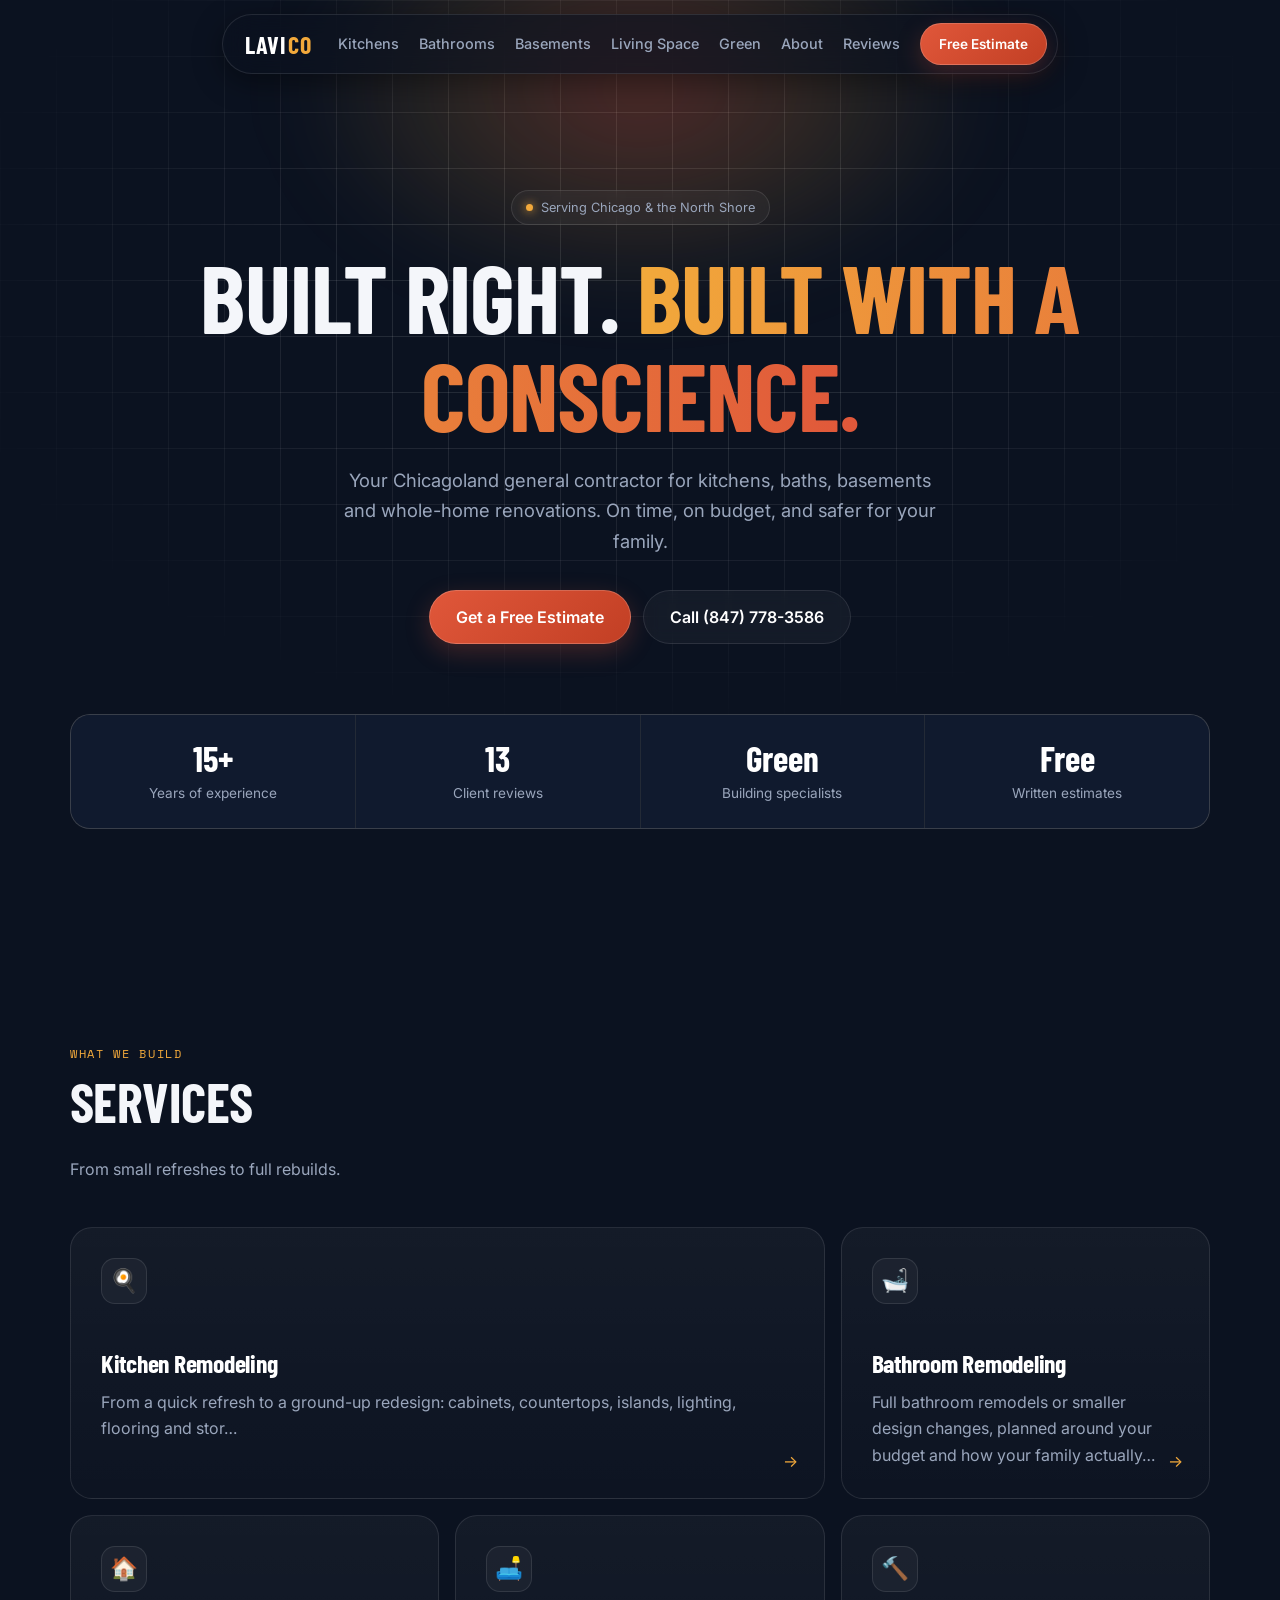
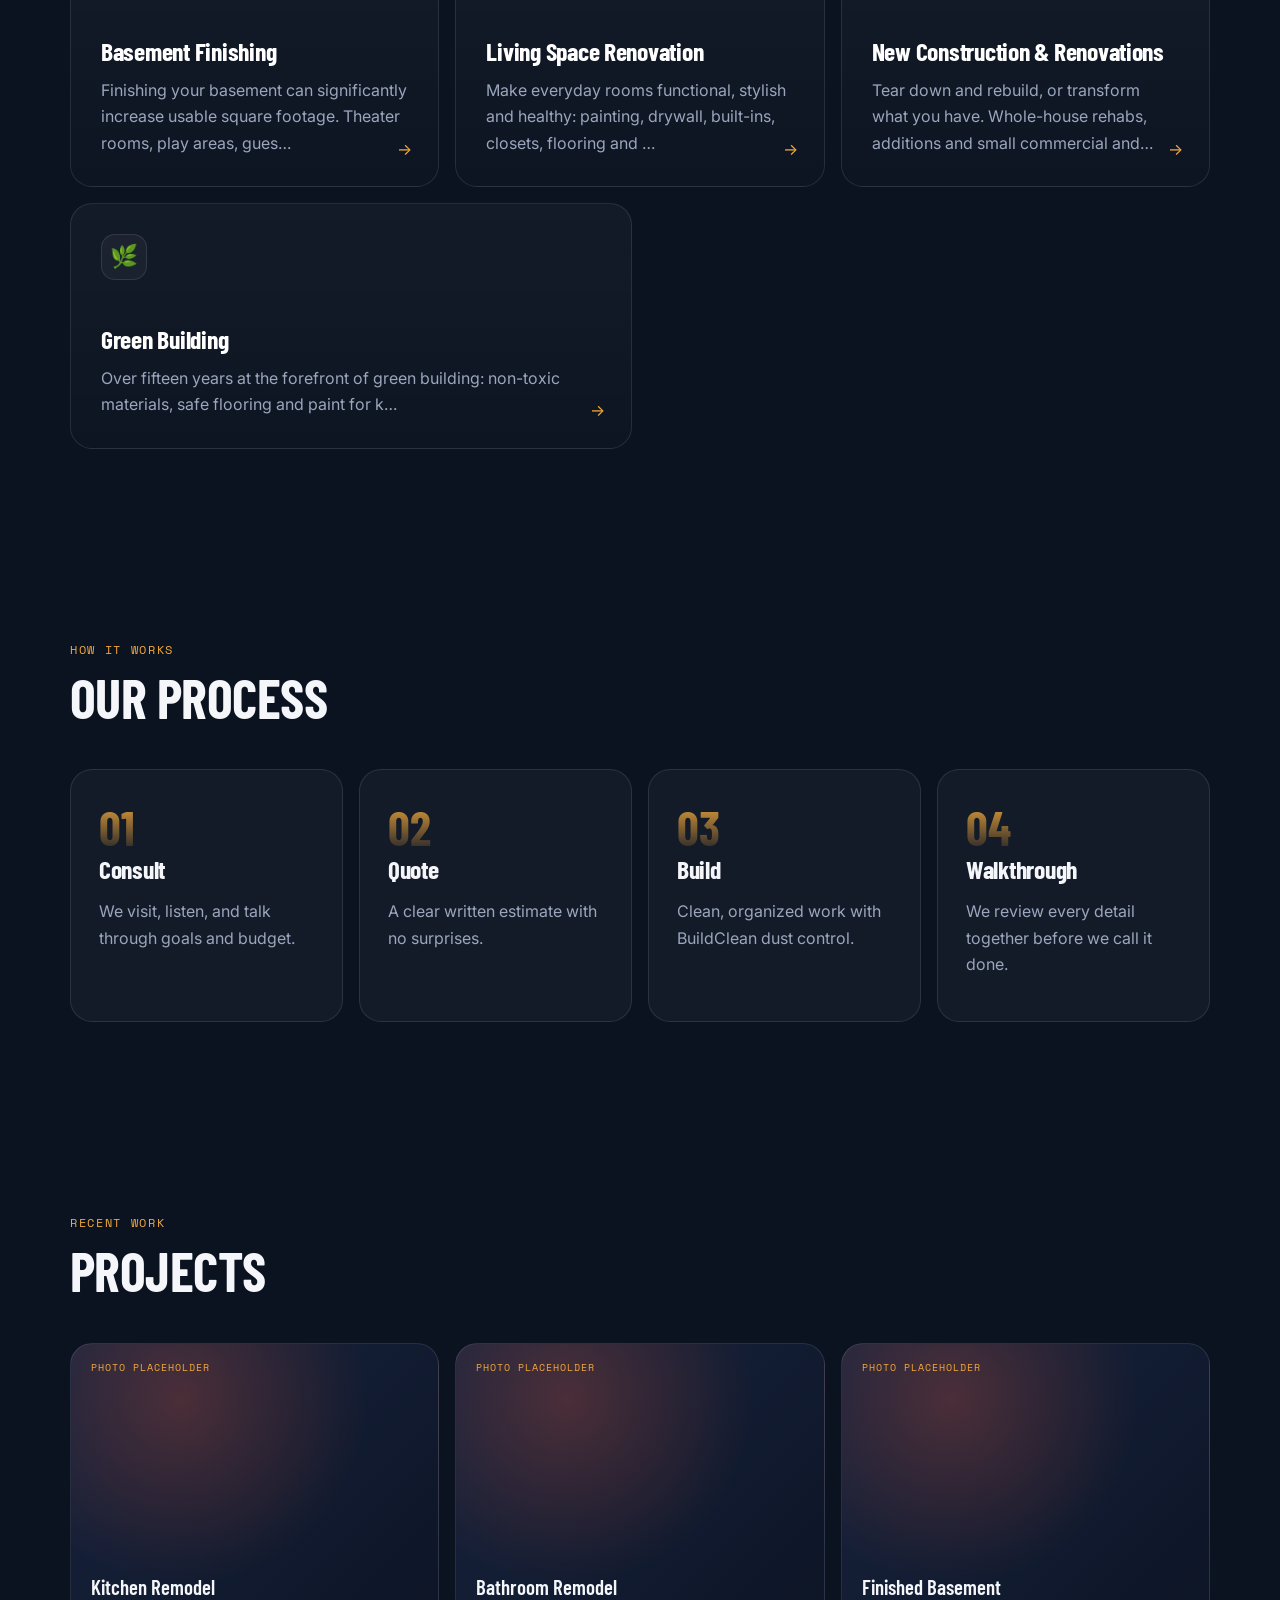
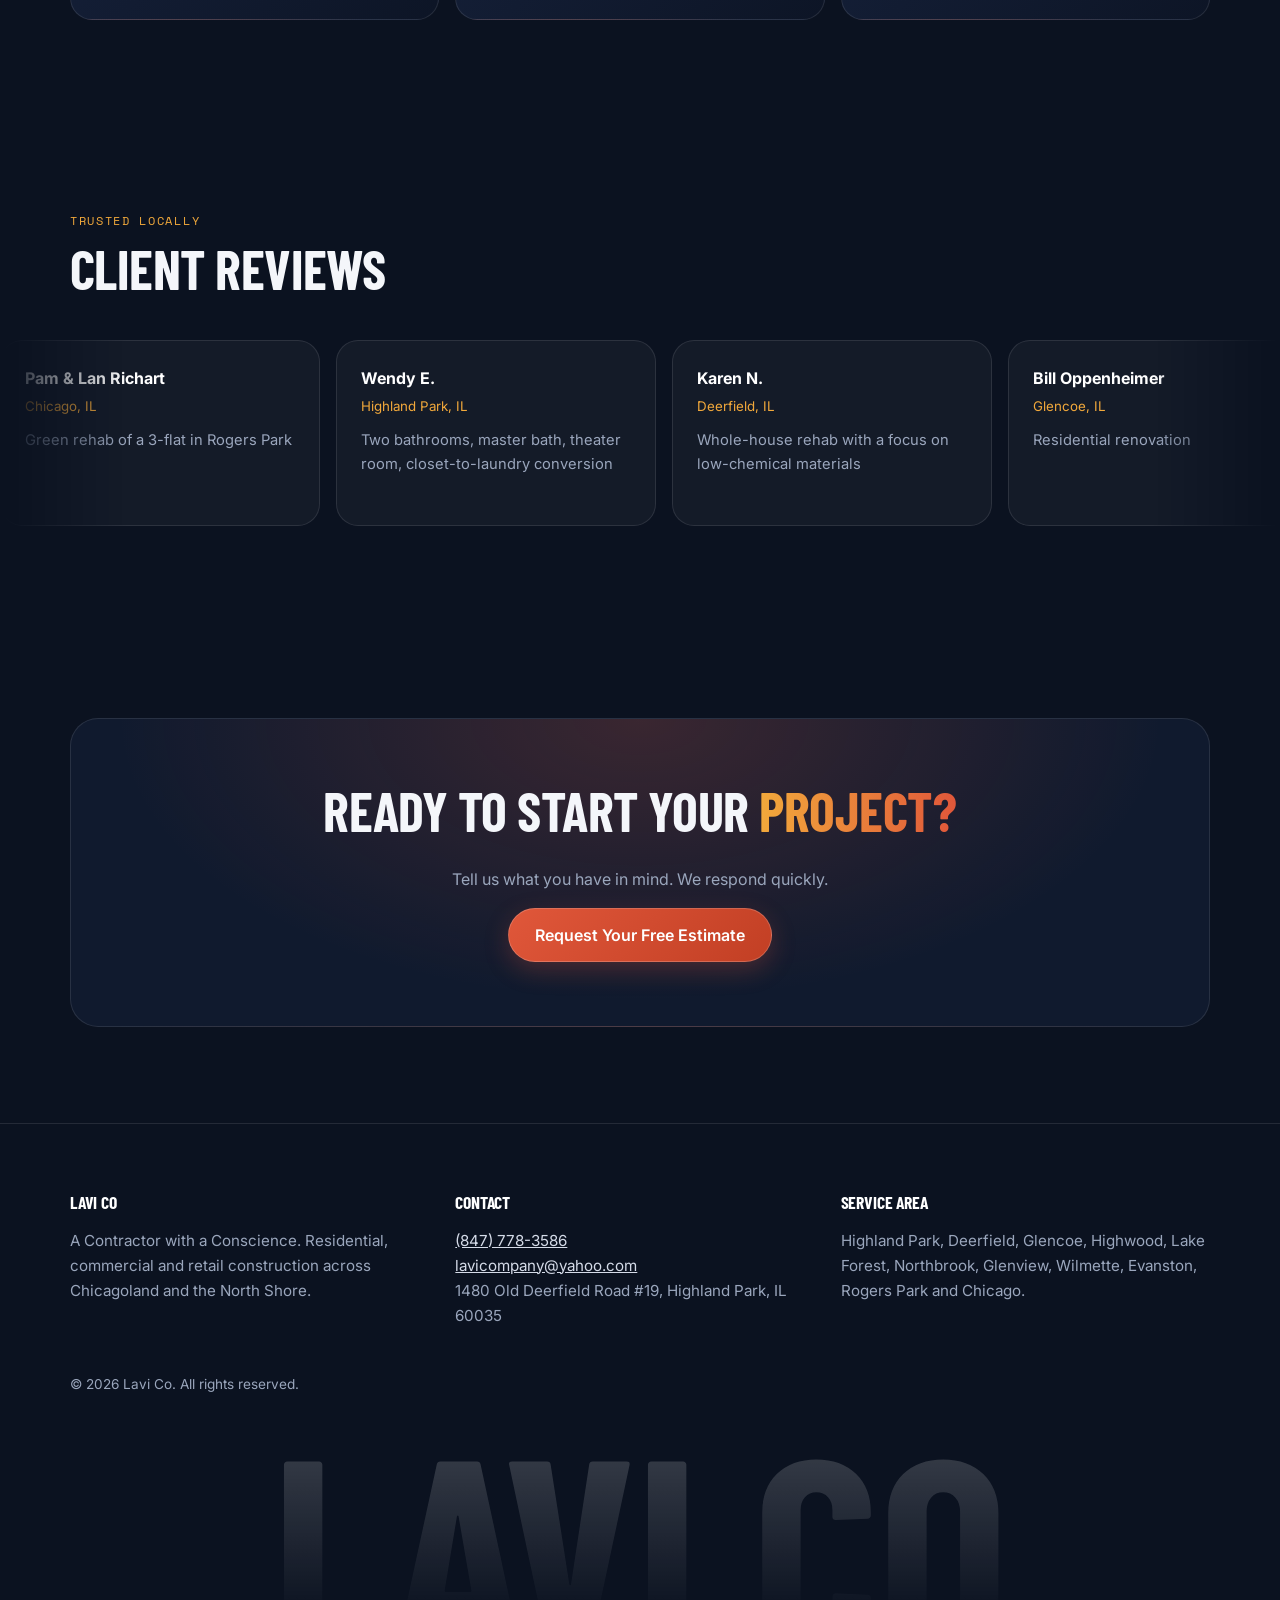
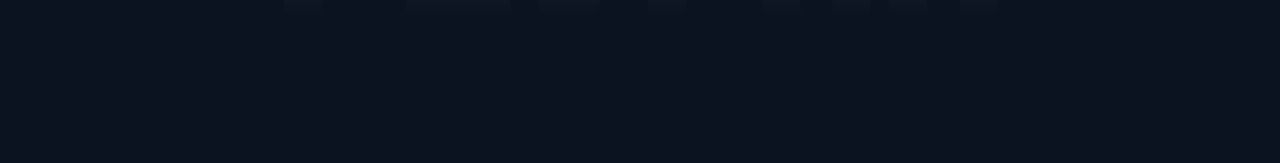
<file: index.html>
<!doctype html><html lang="en"><head><meta charset="utf-8"><meta name="viewport" content="width=device-width,initial-scale=1">
<title>Chicago & North Shore General Contractor | Lavi Co</title><meta name="description" content="Lavi Co: kitchens, bathrooms, basements, renovations and green building across Chicagoland and the North Shore. On time, on budget. Free estimates.">
<link rel="preconnect" href="https://fonts.googleapis.com"><link href="https://fonts.googleapis.com/css2?family=Barlow+Condensed:wght@600;700&family=Inter:wght@400;500;600&family=Space+Mono&display=swap" rel="stylesheet">
<link rel="stylesheet" href="assets/style.css"><script type="application/ld+json">{"@context": "https://schema.org", "@type": ["GeneralContractor", "LocalBusiness"], "name": "Lavi Co", "url": "https://lavicompany.com/", "telephone": "(847) 778-3586", "email": "lavicompany@yahoo.com", "address": {"@type": "PostalAddress", "streetAddress": "1480 Old Deerfield Road #19", "addressLocality": "Highland Park", "addressRegion": "IL", "postalCode": "60035", "addressCountry": "US"}, "areaServed": ["Highland Park", "Deerfield", "Glencoe", "Highwood", "Lake Forest", "Northbrook", "Glenview", "Wilmette", "Evanston", "Rogers Park", "Chicago"], "slogan": "A Contractor with a Conscience"}</script></head><body>
<header><div class="wrap"><div class="navbox"><a class="logo" href="index.html">Lavi<span>Co</span></a><button class="menu" onclick="document.querySelector('nav').classList.toggle('open')" aria-label="Menu">Menu ☰</button>
<nav><a href="kitchens.html">Kitchens</a><a href="bathrooms.html">Bathrooms</a><a href="basements.html">Basements</a><a href="living-space.html">Living Space</a><a href="green-building.html">Green</a><a href="about.html">About</a><a href="testimonials.html">Reviews</a><a class="btn sm" href="contact.html">Free Estimate</a></nav></div></div></header>

<div class="hero"><div class="wrap"><span class="pill">Serving Chicago & the North Shore</span><h1>Built right. <span class="grad">Built with a conscience.</span></h1>
<p class="lead">Your Chicagoland general contractor for kitchens, baths, basements and whole-home renovations. On time, on budget, and safer for your family.</p>
<div class="cta"><a class="btn" href="contact.html">Get a Free Estimate</a><a class="btn ghost" href="tel:+18477783586">Call (847) 778-3586</a></div>
<div class="stats"><div><b>15+</b><span>Years of experience</span></div><div><b>13</b><span>Client reviews</span></div><div><b>Green</b><span>Building specialists</span></div><div><b>Free</b><span>Written estimates</span></div></div></div></div>
<section><div class="wrap"><div class="head"><span class="eyebrow">What we build</span><h2>Services</h2><p>From small refreshes to full rebuilds.</p></div><div class="bento"><a class="cell big" href="kitchens.html"><div class="ico">🍳</div><h3>Kitchen Remodeling</h3><p>From a quick refresh to a ground-up redesign: cabinets, countertops, islands, lighting, flooring and stor…</p><span class="arrow">→</span></a><a class="cell " href="bathrooms.html"><div class="ico">🛁</div><h3>Bathroom Remodeling</h3><p>Full bathroom remodels or smaller design changes, planned around your budget and how your family actually…</p><span class="arrow">→</span></a><a class="cell " href="basements.html"><div class="ico">🏠</div><h3>Basement Finishing</h3><p>Finishing your basement can significantly increase usable square footage. Theater rooms, play areas, gues…</p><span class="arrow">→</span></a><a class="cell " href="living-space.html"><div class="ico">🛋️</div><h3>Living Space Renovation</h3><p>Make everyday rooms functional, stylish and healthy: painting, drywall, built-ins, closets, flooring and …</p><span class="arrow">→</span></a><a class="cell " href="new-construction-and-renovations.html"><div class="ico">🔨</div><h3>New Construction & Renovations</h3><p>Tear down and rebuild, or transform what you have. Whole-house rehabs, additions and small commercial and…</p><span class="arrow">→</span></a><a class="cell w" href="green-building.html"><div class="ico">🌿</div><h3>Green Building</h3><p>Over fifteen years at the forefront of green building: non-toxic materials, safe flooring and paint for k…</p><span class="arrow">→</span></a></div></div></section>
<section><div class="wrap"><div class="head"><span class="eyebrow">How it works</span><h2>Our Process</h2></div><div class="steps">
<div class="step"><h3>Consult</h3><p>We visit, listen, and talk through goals and budget.</p></div><div class="step"><h3>Quote</h3><p>A clear written estimate with no surprises.</p></div>
<div class="step"><h3>Build</h3><p>Clean, organized work with BuildClean dust control.</p></div><div class="step"><h3>Walkthrough</h3><p>We review every detail together before we call it done.</p></div></div></div></section>
<section><div class="wrap"><div class="head"><span class="eyebrow">Recent work</span><h2>Projects</h2></div><div class="grid"><div class="tile">Kitchen Remodel</div><div class="tile">Bathroom Remodel</div><div class="tile">Finished Basement</div></div></div></section>
<section><div class="wrap"><div class="head"><span class="eyebrow">Trusted locally</span><h2>Client Reviews</h2></div></div><div class="marq"><div class="track"><div class="rev"><b>Pam & Lan Richart</b><small>Chicago, IL</small><p>Green rehab of a 3-flat in Rogers Park</p></div><div class="rev"><b>Wendy E.</b><small>Highland Park, IL</small><p>Two bathrooms, master bath, theater room, closet-to-laundry conversion</p></div><div class="rev"><b>Karen N.</b><small>Deerfield, IL</small><p>Whole-house rehab with a focus on low-chemical materials</p></div><div class="rev"><b>Bill Oppenheimer</b><small>Glencoe, IL</small><p>Residential renovation</p></div><div class="rev"><b>Barbara Feldman</b><small>Highland Park, IL</small><p>Commercial and residential work</p></div><div class="rev"><b>Marsha G.</b><small>Highland Park, IL</small><p>Kitchen, then the whole first floor</p></div><div class="rev"><b>Ori Sivan</b><small>Chicago, IL</small><p>Condo roof repair, fixed within a week</p></div><div class="rev"><b>Jill S.</b><small>Chicago, IL</small><p>Kitchen in a 1924 home: electrical, plumbing, demolition. "No surprises in the final bill"</p></div><div class="rev"><b>Alison S.</b><small>Highland Park, IL</small><p>Kitchen cabinets, countertop, backsplash, tubular skylights</p></div><div class="rev"><b>Julie A. Thomas</b><small>Chicago, IL</small><p>Doggie daycare build-out</p></div><div class="rev"><b>Ronit J.</b><small>Deerfield, IL</small><p>Home renovation</p></div><div class="rev"><b>Ilana A.</b><small>Chicago, IL</small><p>Home renovation</p></div><div class="rev"><b>Kathryn Sullivan</b><small>Chicago, IL</small><p>Downtown condo remodels</p></div><div class="rev"><b>Pam & Lan Richart</b><small>Chicago, IL</small><p>Green rehab of a 3-flat in Rogers Park</p></div><div class="rev"><b>Wendy E.</b><small>Highland Park, IL</small><p>Two bathrooms, master bath, theater room, closet-to-laundry conversion</p></div><div class="rev"><b>Karen N.</b><small>Deerfield, IL</small><p>Whole-house rehab with a focus on low-chemical materials</p></div><div class="rev"><b>Bill Oppenheimer</b><small>Glencoe, IL</small><p>Residential renovation</p></div><div class="rev"><b>Barbara Feldman</b><small>Highland Park, IL</small><p>Commercial and residential work</p></div><div class="rev"><b>Marsha G.</b><small>Highland Park, IL</small><p>Kitchen, then the whole first floor</p></div><div class="rev"><b>Ori Sivan</b><small>Chicago, IL</small><p>Condo roof repair, fixed within a week</p></div><div class="rev"><b>Jill S.</b><small>Chicago, IL</small><p>Kitchen in a 1924 home: electrical, plumbing, demolition. "No surprises in the final bill"</p></div><div class="rev"><b>Alison S.</b><small>Highland Park, IL</small><p>Kitchen cabinets, countertop, backsplash, tubular skylights</p></div><div class="rev"><b>Julie A. Thomas</b><small>Chicago, IL</small><p>Doggie daycare build-out</p></div><div class="rev"><b>Ronit J.</b><small>Deerfield, IL</small><p>Home renovation</p></div><div class="rev"><b>Ilana A.</b><small>Chicago, IL</small><p>Home renovation</p></div><div class="rev"><b>Kathryn Sullivan</b><small>Chicago, IL</small><p>Downtown condo remodels</p></div></div></div></section>
<section><div class="wrap"><div class="cta-box"><h2>Ready to start your <span class="grad">project?</span></h2><p>Tell us what you have in mind. We respond quickly.</p><a class="btn" href="contact.html">Request Your Free Estimate</a></div></div></section>
<footer><div class="wrap"><div class="grid"><div><h3>Lavi Co</h3><p>A Contractor with a Conscience. Residential, commercial and retail construction across Chicagoland and the North Shore.</p></div>
<div><h3>Contact</h3><p><a href="tel:+18477783586">(847) 778-3586</a><br><a href="mailto:lavicompany@yahoo.com">lavicompany@yahoo.com</a><br>1480 Old Deerfield Road #19, Highland Park, IL 60035</p></div>
<div><h3>Service Area</h3><p>Highland Park, Deerfield, Glencoe, Highwood, Lake Forest, Northbrook, Glenview, Wilmette, Evanston, Rogers Park and Chicago.</p></div></div><p style="margin-top:30px;font-size:.85rem">© 2026 Lavi Co. All rights reserved.</p><div class="word">Lavi Co</div></div></footer>
<div class="bar"><a href="tel:+18477783586">Call</a><a href="contact.html">Free Estimate</a></div></body></html>
</file>
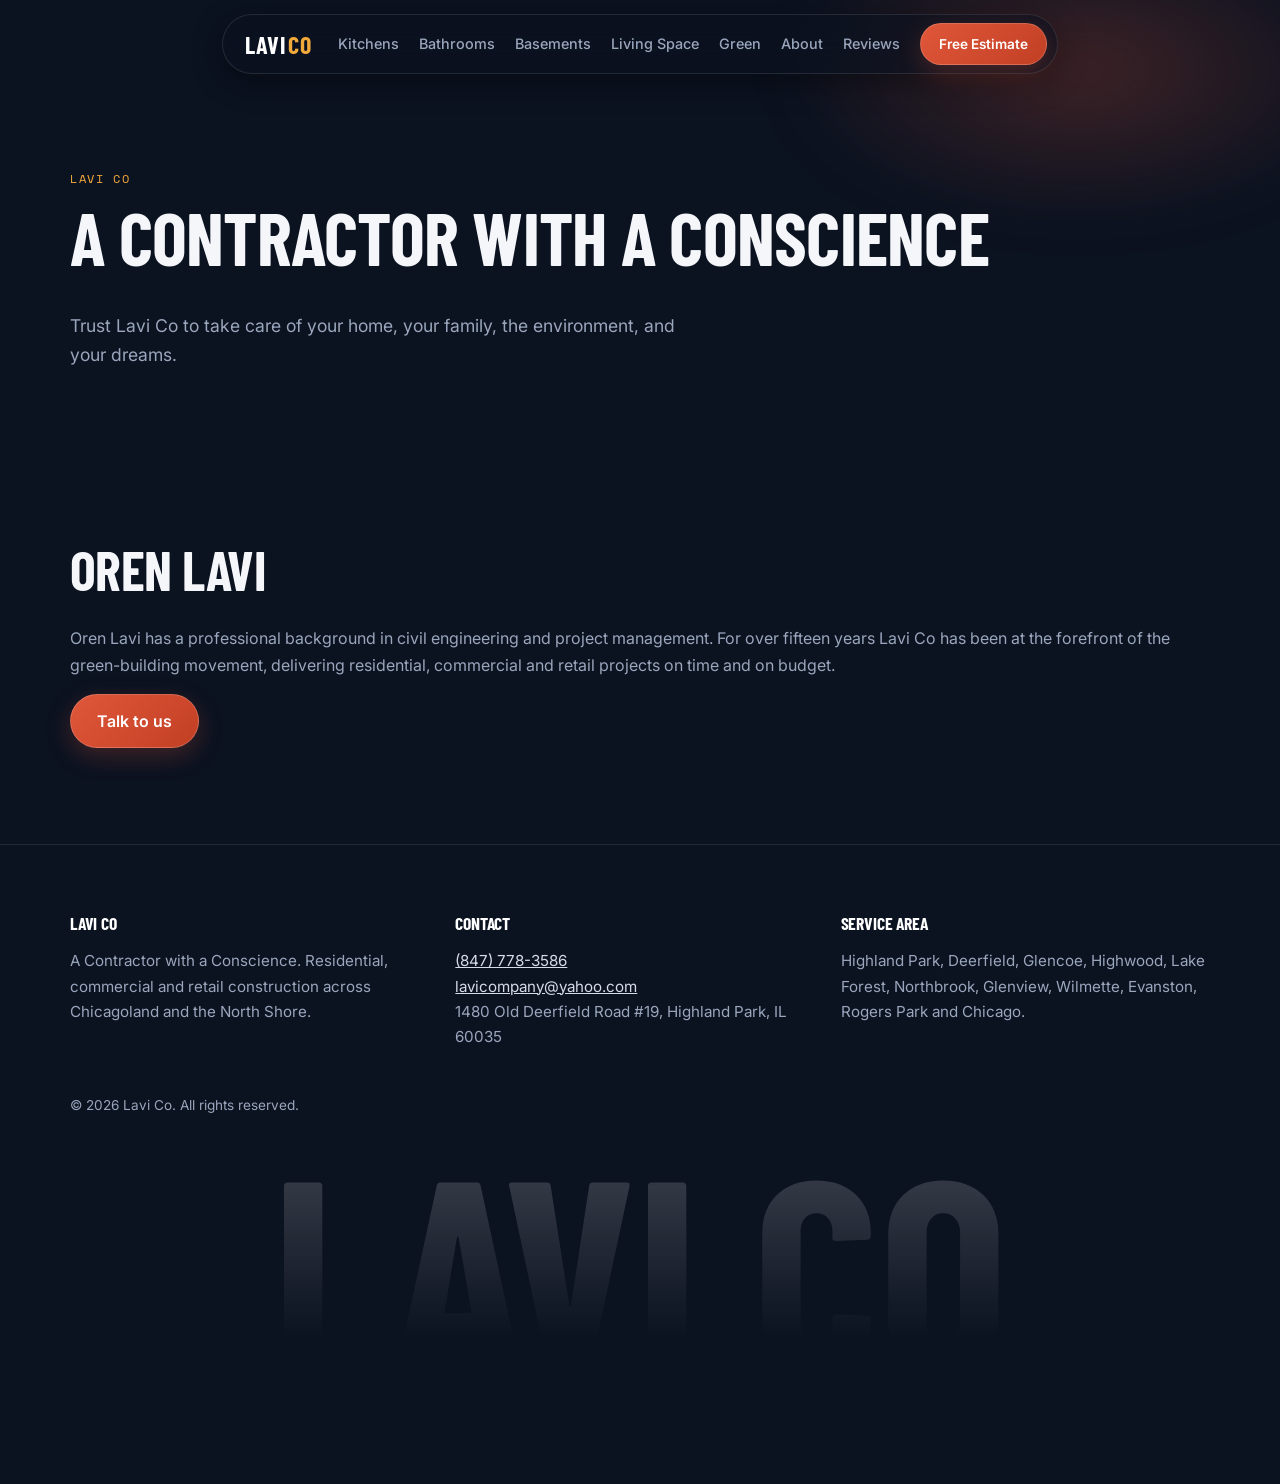
<file: about.html>
<!doctype html><html lang="en"><head><meta charset="utf-8"><meta name="viewport" content="width=device-width,initial-scale=1">
<title>About Lavi Co | A Contractor with a Conscience</title><meta name="description" content="Meet Oren Lavi and Lavi Co: over fifteen years of green-building and renovation experience in Chicagoland.">
<link rel="preconnect" href="https://fonts.googleapis.com"><link href="https://fonts.googleapis.com/css2?family=Barlow+Condensed:wght@600;700&family=Inter:wght@400;500;600&family=Space+Mono&display=swap" rel="stylesheet">
<link rel="stylesheet" href="assets/style.css"><script type="application/ld+json">{"@context": "https://schema.org", "@type": ["GeneralContractor", "LocalBusiness"], "name": "Lavi Co", "url": "https://lavicompany.com/", "telephone": "(847) 778-3586", "email": "lavicompany@yahoo.com", "address": {"@type": "PostalAddress", "streetAddress": "1480 Old Deerfield Road #19", "addressLocality": "Highland Park", "addressRegion": "IL", "postalCode": "60035", "addressCountry": "US"}, "areaServed": ["Highland Park", "Deerfield", "Glencoe", "Highwood", "Lake Forest", "Northbrook", "Glenview", "Wilmette", "Evanston", "Rogers Park", "Chicago"], "slogan": "A Contractor with a Conscience"}</script></head><body>
<header><div class="wrap"><div class="navbox"><a class="logo" href="index.html">Lavi<span>Co</span></a><button class="menu" onclick="document.querySelector('nav').classList.toggle('open')" aria-label="Menu">Menu ☰</button>
<nav><a href="kitchens.html">Kitchens</a><a href="bathrooms.html">Bathrooms</a><a href="basements.html">Basements</a><a href="living-space.html">Living Space</a><a href="green-building.html">Green</a><a href="about.html">About</a><a href="testimonials.html">Reviews</a><a class="btn sm" href="contact.html">Free Estimate</a></nav></div></div></header>
<div class="page-head"><div class="wrap"><span class="eyebrow">Lavi Co</span><h1>A Contractor with a Conscience</h1><p>Trust Lavi Co to take care of your home, your family, the environment, and your dreams.</p></div></div><section><div class="wrap"><h2>Oren Lavi</h2><p>Oren Lavi has a professional background in civil engineering and project management. For over fifteen years Lavi Co has been at the forefront of the green-building movement, delivering residential, commercial and retail projects on time and on budget.</p><a class="btn" href="contact.html">Talk to us</a></div></section>
<footer><div class="wrap"><div class="grid"><div><h3>Lavi Co</h3><p>A Contractor with a Conscience. Residential, commercial and retail construction across Chicagoland and the North Shore.</p></div>
<div><h3>Contact</h3><p><a href="tel:+18477783586">(847) 778-3586</a><br><a href="mailto:lavicompany@yahoo.com">lavicompany@yahoo.com</a><br>1480 Old Deerfield Road #19, Highland Park, IL 60035</p></div>
<div><h3>Service Area</h3><p>Highland Park, Deerfield, Glencoe, Highwood, Lake Forest, Northbrook, Glenview, Wilmette, Evanston, Rogers Park and Chicago.</p></div></div><p style="margin-top:30px;font-size:.85rem">© 2026 Lavi Co. All rights reserved.</p><div class="word">Lavi Co</div></div></footer>
<div class="bar"><a href="tel:+18477783586">Call</a><a href="contact.html">Free Estimate</a></div></body></html>
</file>
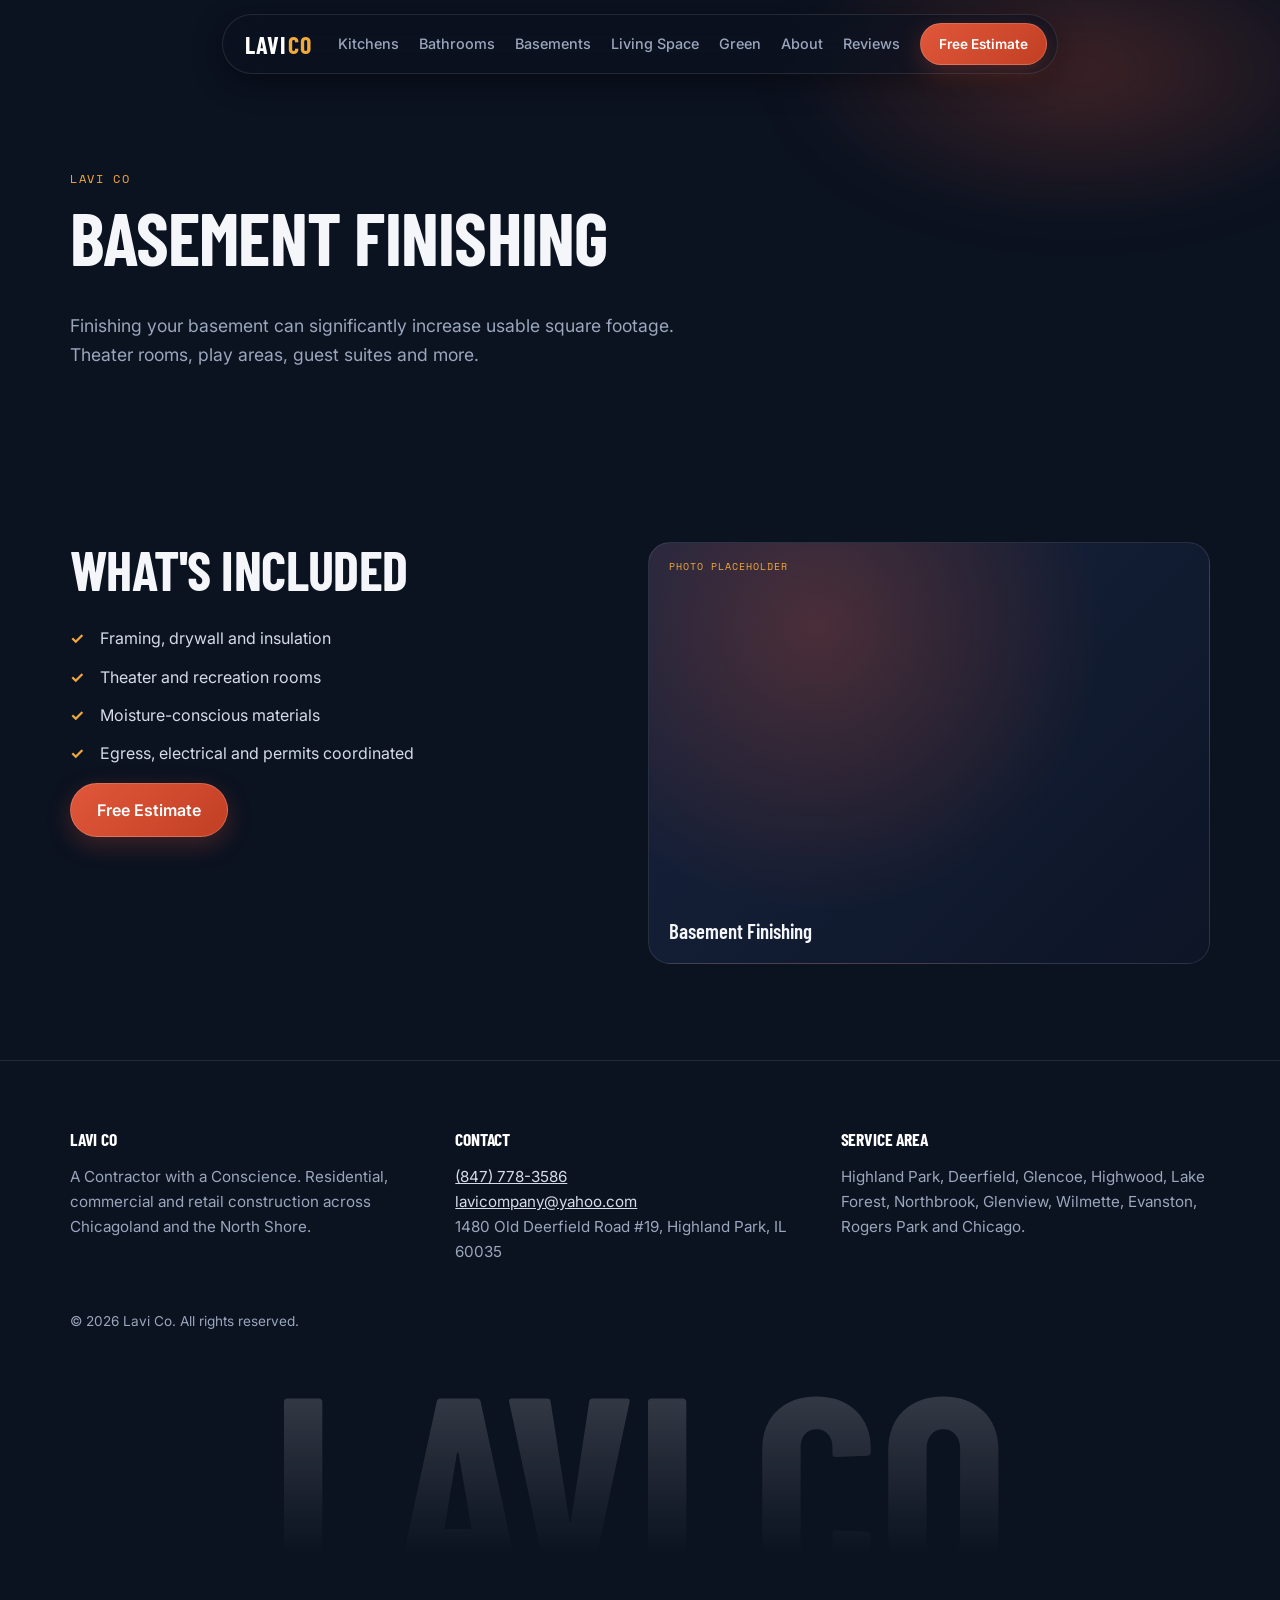
<file: basements.html>
<!doctype html><html lang="en"><head><meta charset="utf-8"><meta name="viewport" content="width=device-width,initial-scale=1">
<title>Basement Finishing in Chicago & North Shore | Lavi Co</title><meta name="description" content="Finishing your basement can significantly increase usable square footage. Theater rooms, play areas, guest suites and more.">
<link rel="preconnect" href="https://fonts.googleapis.com"><link href="https://fonts.googleapis.com/css2?family=Barlow+Condensed:wght@600;700&family=Inter:wght@400;500;600&family=Space+Mono&display=swap" rel="stylesheet">
<link rel="stylesheet" href="assets/style.css"><script type="application/ld+json">{"@context": "https://schema.org", "@type": ["GeneralContractor", "LocalBusiness"], "name": "Lavi Co", "url": "https://lavicompany.com/", "telephone": "(847) 778-3586", "email": "lavicompany@yahoo.com", "address": {"@type": "PostalAddress", "streetAddress": "1480 Old Deerfield Road #19", "addressLocality": "Highland Park", "addressRegion": "IL", "postalCode": "60035", "addressCountry": "US"}, "areaServed": ["Highland Park", "Deerfield", "Glencoe", "Highwood", "Lake Forest", "Northbrook", "Glenview", "Wilmette", "Evanston", "Rogers Park", "Chicago"], "slogan": "A Contractor with a Conscience"}</script></head><body>
<header><div class="wrap"><div class="navbox"><a class="logo" href="index.html">Lavi<span>Co</span></a><button class="menu" onclick="document.querySelector('nav').classList.toggle('open')" aria-label="Menu">Menu ☰</button>
<nav><a href="kitchens.html">Kitchens</a><a href="bathrooms.html">Bathrooms</a><a href="basements.html">Basements</a><a href="living-space.html">Living Space</a><a href="green-building.html">Green</a><a href="about.html">About</a><a href="testimonials.html">Reviews</a><a class="btn sm" href="contact.html">Free Estimate</a></nav></div></div></header>
<div class="page-head"><div class="wrap"><span class="eyebrow">Lavi Co</span><h1>Basement Finishing</h1><p>Finishing your basement can significantly increase usable square footage. Theater rooms, play areas, guest suites and more.</p></div></div><section><div class="wrap grid"><div><h2>What's included</h2><ul class="check"><li>Framing, drywall and insulation</li><li>Theater and recreation rooms</li><li>Moisture-conscious materials</li><li>Egress, electrical and permits coordinated</li></ul><a class="btn" href="contact.html">Free Estimate</a></div><div class="tile">Basement Finishing</div></div></section>
<footer><div class="wrap"><div class="grid"><div><h3>Lavi Co</h3><p>A Contractor with a Conscience. Residential, commercial and retail construction across Chicagoland and the North Shore.</p></div>
<div><h3>Contact</h3><p><a href="tel:+18477783586">(847) 778-3586</a><br><a href="mailto:lavicompany@yahoo.com">lavicompany@yahoo.com</a><br>1480 Old Deerfield Road #19, Highland Park, IL 60035</p></div>
<div><h3>Service Area</h3><p>Highland Park, Deerfield, Glencoe, Highwood, Lake Forest, Northbrook, Glenview, Wilmette, Evanston, Rogers Park and Chicago.</p></div></div><p style="margin-top:30px;font-size:.85rem">© 2026 Lavi Co. All rights reserved.</p><div class="word">Lavi Co</div></div></footer>
<div class="bar"><a href="tel:+18477783586">Call</a><a href="contact.html">Free Estimate</a></div></body></html>
</file>
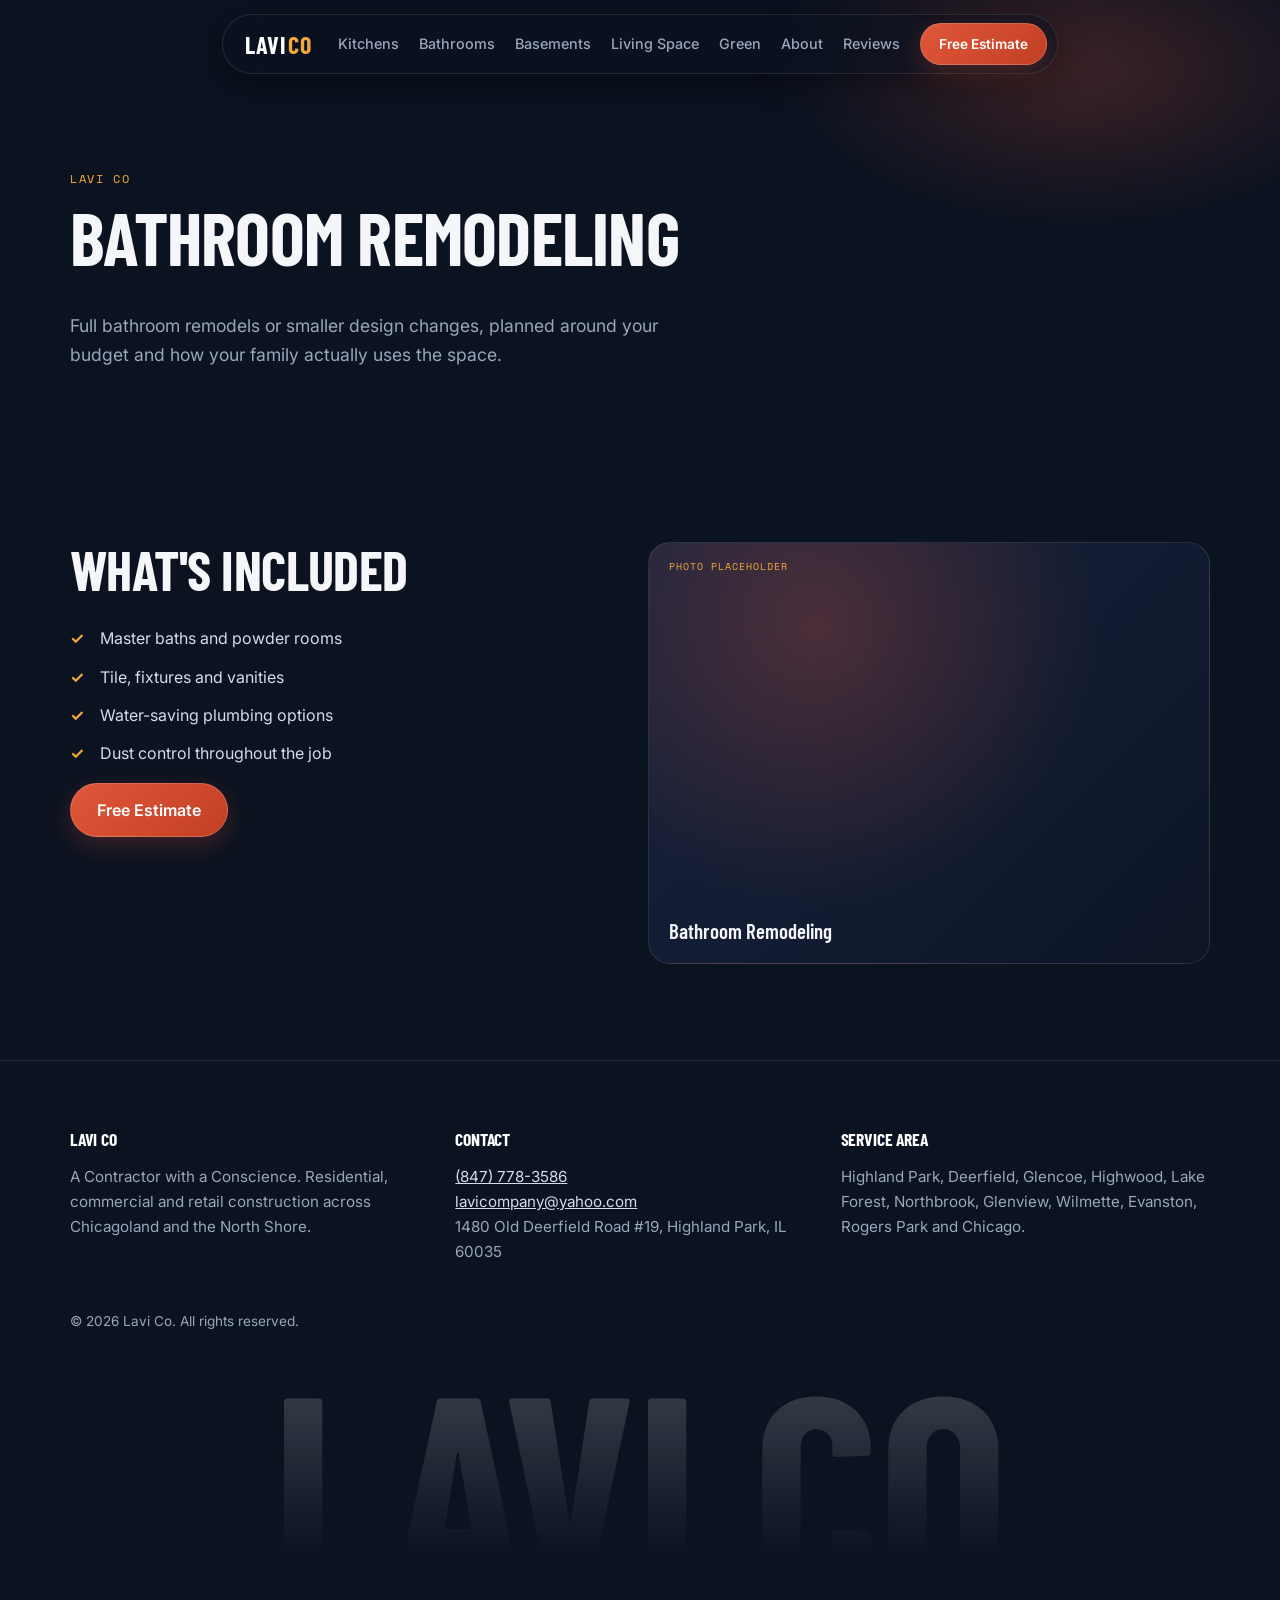
<file: bathrooms.html>
<!doctype html><html lang="en"><head><meta charset="utf-8"><meta name="viewport" content="width=device-width,initial-scale=1">
<title>Bathroom Remodeling in Chicago & North Shore | Lavi Co</title><meta name="description" content="Full bathroom remodels or smaller design changes, planned around your budget and how your family actually uses the space.">
<link rel="preconnect" href="https://fonts.googleapis.com"><link href="https://fonts.googleapis.com/css2?family=Barlow+Condensed:wght@600;700&family=Inter:wght@400;500;600&family=Space+Mono&display=swap" rel="stylesheet">
<link rel="stylesheet" href="assets/style.css"><script type="application/ld+json">{"@context": "https://schema.org", "@type": ["GeneralContractor", "LocalBusiness"], "name": "Lavi Co", "url": "https://lavicompany.com/", "telephone": "(847) 778-3586", "email": "lavicompany@yahoo.com", "address": {"@type": "PostalAddress", "streetAddress": "1480 Old Deerfield Road #19", "addressLocality": "Highland Park", "addressRegion": "IL", "postalCode": "60035", "addressCountry": "US"}, "areaServed": ["Highland Park", "Deerfield", "Glencoe", "Highwood", "Lake Forest", "Northbrook", "Glenview", "Wilmette", "Evanston", "Rogers Park", "Chicago"], "slogan": "A Contractor with a Conscience"}</script></head><body>
<header><div class="wrap"><div class="navbox"><a class="logo" href="index.html">Lavi<span>Co</span></a><button class="menu" onclick="document.querySelector('nav').classList.toggle('open')" aria-label="Menu">Menu ☰</button>
<nav><a href="kitchens.html">Kitchens</a><a href="bathrooms.html">Bathrooms</a><a href="basements.html">Basements</a><a href="living-space.html">Living Space</a><a href="green-building.html">Green</a><a href="about.html">About</a><a href="testimonials.html">Reviews</a><a class="btn sm" href="contact.html">Free Estimate</a></nav></div></div></header>
<div class="page-head"><div class="wrap"><span class="eyebrow">Lavi Co</span><h1>Bathroom Remodeling</h1><p>Full bathroom remodels or smaller design changes, planned around your budget and how your family actually uses the space.</p></div></div><section><div class="wrap grid"><div><h2>What's included</h2><ul class="check"><li>Master baths and powder rooms</li><li>Tile, fixtures and vanities</li><li>Water-saving plumbing options</li><li>Dust control throughout the job</li></ul><a class="btn" href="contact.html">Free Estimate</a></div><div class="tile">Bathroom Remodeling</div></div></section>
<footer><div class="wrap"><div class="grid"><div><h3>Lavi Co</h3><p>A Contractor with a Conscience. Residential, commercial and retail construction across Chicagoland and the North Shore.</p></div>
<div><h3>Contact</h3><p><a href="tel:+18477783586">(847) 778-3586</a><br><a href="mailto:lavicompany@yahoo.com">lavicompany@yahoo.com</a><br>1480 Old Deerfield Road #19, Highland Park, IL 60035</p></div>
<div><h3>Service Area</h3><p>Highland Park, Deerfield, Glencoe, Highwood, Lake Forest, Northbrook, Glenview, Wilmette, Evanston, Rogers Park and Chicago.</p></div></div><p style="margin-top:30px;font-size:.85rem">© 2026 Lavi Co. All rights reserved.</p><div class="word">Lavi Co</div></div></footer>
<div class="bar"><a href="tel:+18477783586">Call</a><a href="contact.html">Free Estimate</a></div></body></html>
</file>
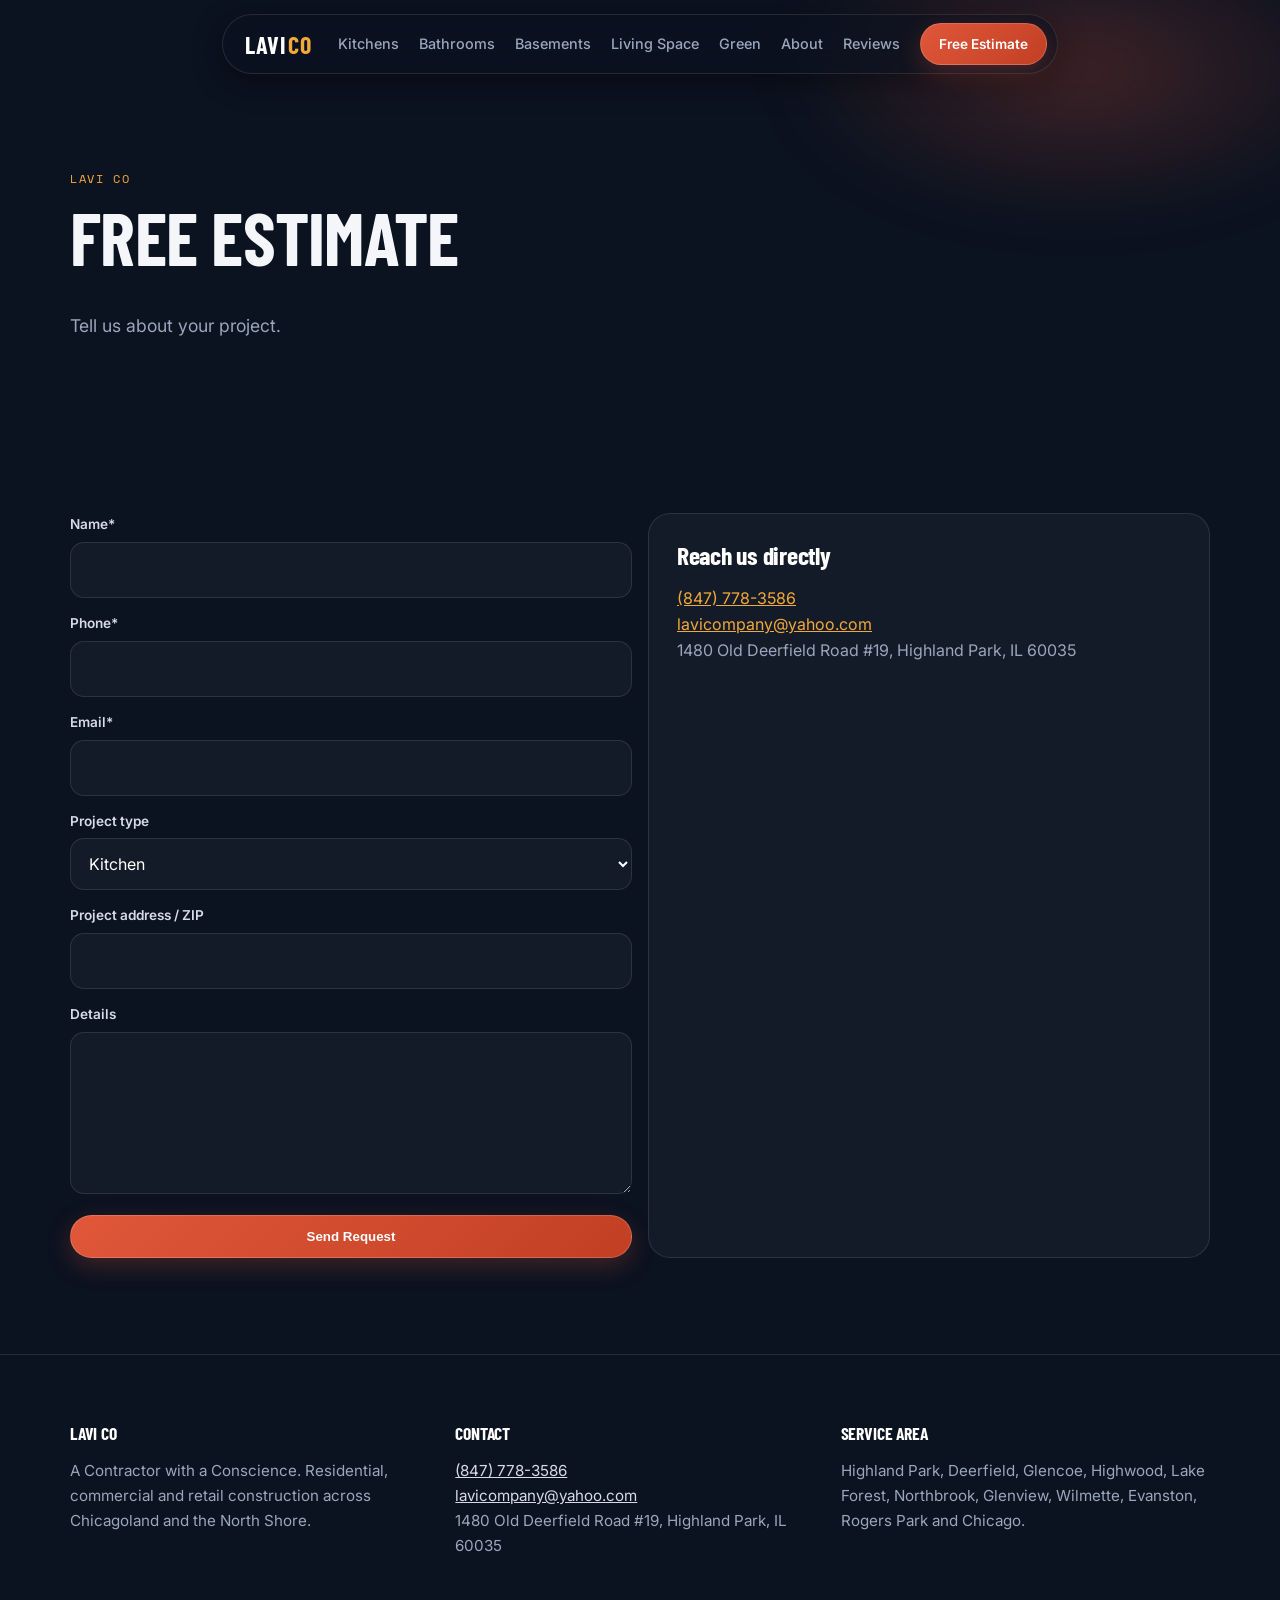
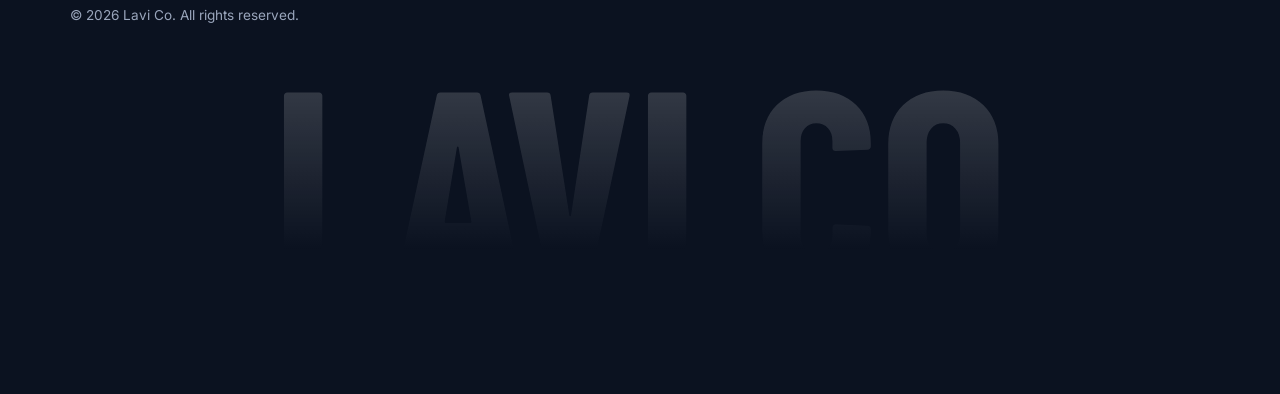
<file: contact.html>
<!doctype html><html lang="en"><head><meta charset="utf-8"><meta name="viewport" content="width=device-width,initial-scale=1">
<title>Free Estimate | Lavi Co</title><meta name="description" content="Request a free estimate from Lavi Co, serving Chicago and the North Shore.">
<link rel="preconnect" href="https://fonts.googleapis.com"><link href="https://fonts.googleapis.com/css2?family=Barlow+Condensed:wght@600;700&family=Inter:wght@400;500;600&family=Space+Mono&display=swap" rel="stylesheet">
<link rel="stylesheet" href="assets/style.css"><script type="application/ld+json">{"@context": "https://schema.org", "@type": ["GeneralContractor", "LocalBusiness"], "name": "Lavi Co", "url": "https://lavicompany.com/", "telephone": "(847) 778-3586", "email": "lavicompany@yahoo.com", "address": {"@type": "PostalAddress", "streetAddress": "1480 Old Deerfield Road #19", "addressLocality": "Highland Park", "addressRegion": "IL", "postalCode": "60035", "addressCountry": "US"}, "areaServed": ["Highland Park", "Deerfield", "Glencoe", "Highwood", "Lake Forest", "Northbrook", "Glenview", "Wilmette", "Evanston", "Rogers Park", "Chicago"], "slogan": "A Contractor with a Conscience"}</script></head><body>
<header><div class="wrap"><div class="navbox"><a class="logo" href="index.html">Lavi<span>Co</span></a><button class="menu" onclick="document.querySelector('nav').classList.toggle('open')" aria-label="Menu">Menu ☰</button>
<nav><a href="kitchens.html">Kitchens</a><a href="bathrooms.html">Bathrooms</a><a href="basements.html">Basements</a><a href="living-space.html">Living Space</a><a href="green-building.html">Green</a><a href="about.html">About</a><a href="testimonials.html">Reviews</a><a class="btn sm" href="contact.html">Free Estimate</a></nav></div></div></header>
<div class="page-head"><div class="wrap"><span class="eyebrow">Lavi Co</span><h1>Free Estimate</h1><p>Tell us about your project.</p></div></div><section><div class="wrap grid"><form action="https://formsubmit.co/lavicompany@yahoo.com" method="post"><div><label>Name*</label><input name="name" required autocomplete="name"></div><div><label>Phone*</label><input name="phone" type="tel" required autocomplete="tel"></div><div><label>Email*</label><input name="email" type="email" required autocomplete="email"></div><div><label>Project type</label><select name="project"><option>Kitchen</option><option>Bathroom</option><option>Basement</option><option>Living Space</option><option>New Construction</option><option>Renovation</option><option>Other</option></select></div><div><label>Project address / ZIP</label><input name="zip"></div><div><label>Details</label><textarea name="details" rows="5"></textarea></div><button class="btn" type="submit">Send Request</button></form>
<div class="card"><h3>Reach us directly</h3><p><a href="tel:+18477783586">(847) 778-3586</a><br><a href="mailto:lavicompany@yahoo.com">lavicompany@yahoo.com</a><br>1480 Old Deerfield Road #19, Highland Park, IL 60035</p></div></div></section>
<footer><div class="wrap"><div class="grid"><div><h3>Lavi Co</h3><p>A Contractor with a Conscience. Residential, commercial and retail construction across Chicagoland and the North Shore.</p></div>
<div><h3>Contact</h3><p><a href="tel:+18477783586">(847) 778-3586</a><br><a href="mailto:lavicompany@yahoo.com">lavicompany@yahoo.com</a><br>1480 Old Deerfield Road #19, Highland Park, IL 60035</p></div>
<div><h3>Service Area</h3><p>Highland Park, Deerfield, Glencoe, Highwood, Lake Forest, Northbrook, Glenview, Wilmette, Evanston, Rogers Park and Chicago.</p></div></div><p style="margin-top:30px;font-size:.85rem">© 2026 Lavi Co. All rights reserved.</p><div class="word">Lavi Co</div></div></footer>
<div class="bar"><a href="tel:+18477783586">Call</a><a href="contact.html">Free Estimate</a></div></body></html>
</file>
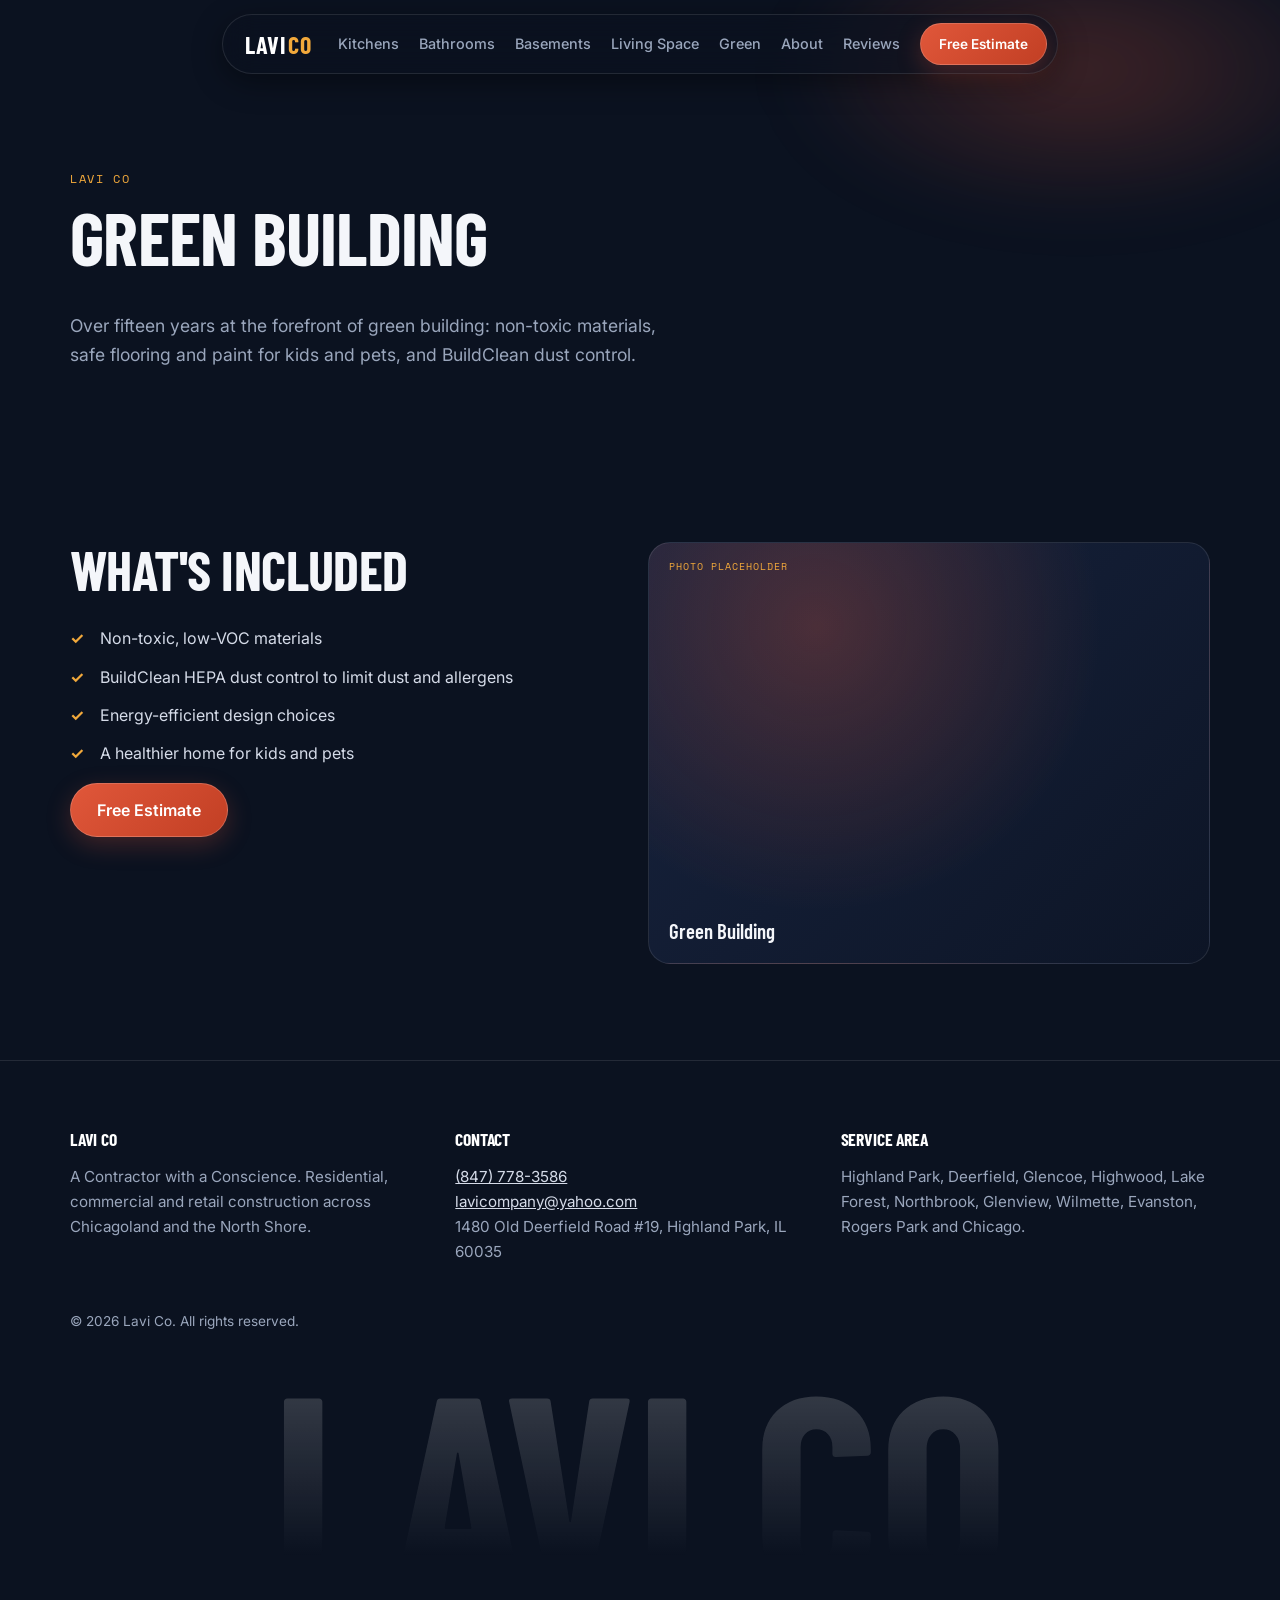
<file: green-building.html>
<!doctype html><html lang="en"><head><meta charset="utf-8"><meta name="viewport" content="width=device-width,initial-scale=1">
<title>Green Building in Chicago & North Shore | Lavi Co</title><meta name="description" content="Over fifteen years at the forefront of green building: non-toxic materials, safe flooring and paint for kids and pets, and BuildClean dust control.">
<link rel="preconnect" href="https://fonts.googleapis.com"><link href="https://fonts.googleapis.com/css2?family=Barlow+Condensed:wght@600;700&family=Inter:wght@400;500;600&family=Space+Mono&display=swap" rel="stylesheet">
<link rel="stylesheet" href="assets/style.css"><script type="application/ld+json">{"@context": "https://schema.org", "@type": ["GeneralContractor", "LocalBusiness"], "name": "Lavi Co", "url": "https://lavicompany.com/", "telephone": "(847) 778-3586", "email": "lavicompany@yahoo.com", "address": {"@type": "PostalAddress", "streetAddress": "1480 Old Deerfield Road #19", "addressLocality": "Highland Park", "addressRegion": "IL", "postalCode": "60035", "addressCountry": "US"}, "areaServed": ["Highland Park", "Deerfield", "Glencoe", "Highwood", "Lake Forest", "Northbrook", "Glenview", "Wilmette", "Evanston", "Rogers Park", "Chicago"], "slogan": "A Contractor with a Conscience"}</script></head><body>
<header><div class="wrap"><div class="navbox"><a class="logo" href="index.html">Lavi<span>Co</span></a><button class="menu" onclick="document.querySelector('nav').classList.toggle('open')" aria-label="Menu">Menu ☰</button>
<nav><a href="kitchens.html">Kitchens</a><a href="bathrooms.html">Bathrooms</a><a href="basements.html">Basements</a><a href="living-space.html">Living Space</a><a href="green-building.html">Green</a><a href="about.html">About</a><a href="testimonials.html">Reviews</a><a class="btn sm" href="contact.html">Free Estimate</a></nav></div></div></header>
<div class="page-head"><div class="wrap"><span class="eyebrow">Lavi Co</span><h1>Green Building</h1><p>Over fifteen years at the forefront of green building: non-toxic materials, safe flooring and paint for kids and pets, and BuildClean dust control.</p></div></div><section><div class="wrap grid"><div><h2>What's included</h2><ul class="check"><li>Non-toxic, low-VOC materials</li><li>BuildClean HEPA dust control to limit dust and allergens</li><li>Energy-efficient design choices</li><li>A healthier home for kids and pets</li></ul><a class="btn" href="contact.html">Free Estimate</a></div><div class="tile">Green Building</div></div></section>
<footer><div class="wrap"><div class="grid"><div><h3>Lavi Co</h3><p>A Contractor with a Conscience. Residential, commercial and retail construction across Chicagoland and the North Shore.</p></div>
<div><h3>Contact</h3><p><a href="tel:+18477783586">(847) 778-3586</a><br><a href="mailto:lavicompany@yahoo.com">lavicompany@yahoo.com</a><br>1480 Old Deerfield Road #19, Highland Park, IL 60035</p></div>
<div><h3>Service Area</h3><p>Highland Park, Deerfield, Glencoe, Highwood, Lake Forest, Northbrook, Glenview, Wilmette, Evanston, Rogers Park and Chicago.</p></div></div><p style="margin-top:30px;font-size:.85rem">© 2026 Lavi Co. All rights reserved.</p><div class="word">Lavi Co</div></div></footer>
<div class="bar"><a href="tel:+18477783586">Call</a><a href="contact.html">Free Estimate</a></div></body></html>
</file>
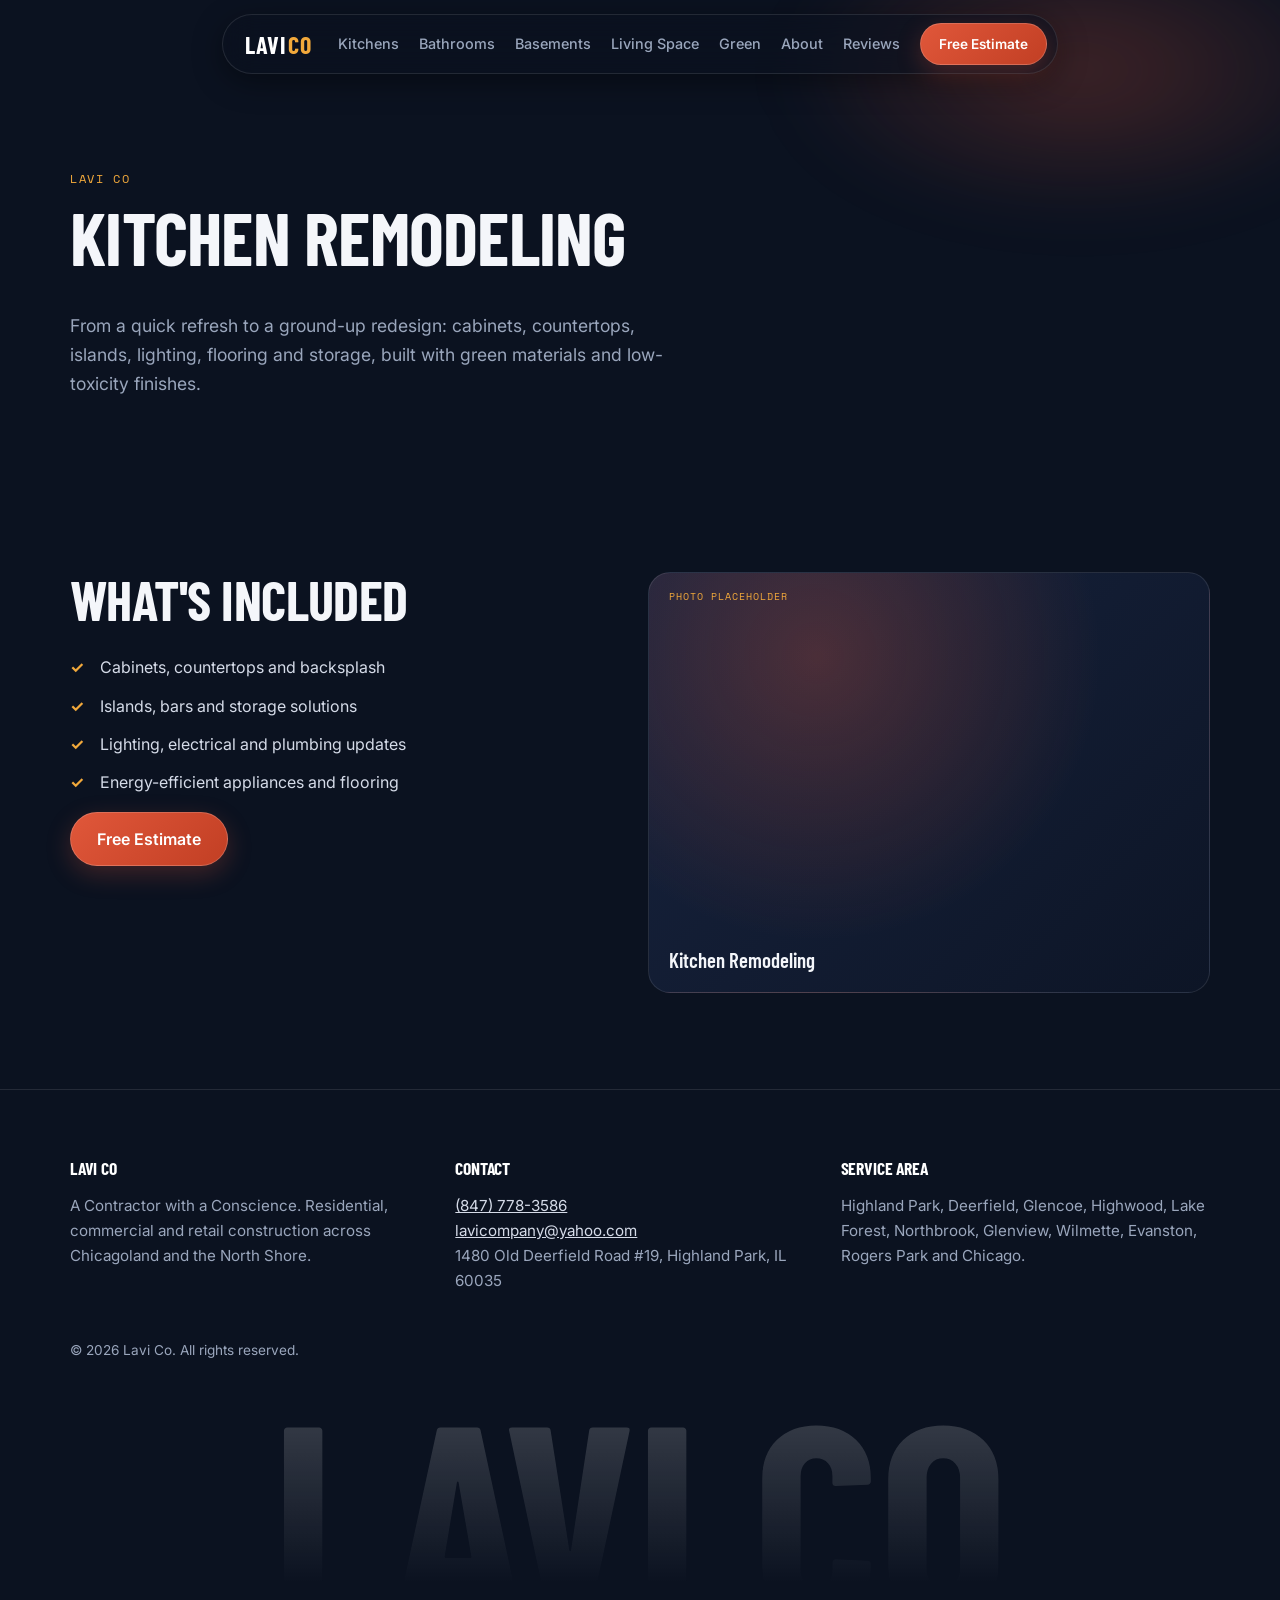
<file: kitchens.html>
<!doctype html><html lang="en"><head><meta charset="utf-8"><meta name="viewport" content="width=device-width,initial-scale=1">
<title>Kitchen Remodeling in Chicago & North Shore | Lavi Co</title><meta name="description" content="From a quick refresh to a ground-up redesign: cabinets, countertops, islands, lighting, flooring and storage, built with green materials and low-toxic">
<link rel="preconnect" href="https://fonts.googleapis.com"><link href="https://fonts.googleapis.com/css2?family=Barlow+Condensed:wght@600;700&family=Inter:wght@400;500;600&family=Space+Mono&display=swap" rel="stylesheet">
<link rel="stylesheet" href="assets/style.css"><script type="application/ld+json">{"@context": "https://schema.org", "@type": ["GeneralContractor", "LocalBusiness"], "name": "Lavi Co", "url": "https://lavicompany.com/", "telephone": "(847) 778-3586", "email": "lavicompany@yahoo.com", "address": {"@type": "PostalAddress", "streetAddress": "1480 Old Deerfield Road #19", "addressLocality": "Highland Park", "addressRegion": "IL", "postalCode": "60035", "addressCountry": "US"}, "areaServed": ["Highland Park", "Deerfield", "Glencoe", "Highwood", "Lake Forest", "Northbrook", "Glenview", "Wilmette", "Evanston", "Rogers Park", "Chicago"], "slogan": "A Contractor with a Conscience"}</script></head><body>
<header><div class="wrap"><div class="navbox"><a class="logo" href="index.html">Lavi<span>Co</span></a><button class="menu" onclick="document.querySelector('nav').classList.toggle('open')" aria-label="Menu">Menu ☰</button>
<nav><a href="kitchens.html">Kitchens</a><a href="bathrooms.html">Bathrooms</a><a href="basements.html">Basements</a><a href="living-space.html">Living Space</a><a href="green-building.html">Green</a><a href="about.html">About</a><a href="testimonials.html">Reviews</a><a class="btn sm" href="contact.html">Free Estimate</a></nav></div></div></header>
<div class="page-head"><div class="wrap"><span class="eyebrow">Lavi Co</span><h1>Kitchen Remodeling</h1><p>From a quick refresh to a ground-up redesign: cabinets, countertops, islands, lighting, flooring and storage, built with green materials and low-toxicity finishes.</p></div></div><section><div class="wrap grid"><div><h2>What's included</h2><ul class="check"><li>Cabinets, countertops and backsplash</li><li>Islands, bars and storage solutions</li><li>Lighting, electrical and plumbing updates</li><li>Energy-efficient appliances and flooring</li></ul><a class="btn" href="contact.html">Free Estimate</a></div><div class="tile">Kitchen Remodeling</div></div></section>
<footer><div class="wrap"><div class="grid"><div><h3>Lavi Co</h3><p>A Contractor with a Conscience. Residential, commercial and retail construction across Chicagoland and the North Shore.</p></div>
<div><h3>Contact</h3><p><a href="tel:+18477783586">(847) 778-3586</a><br><a href="mailto:lavicompany@yahoo.com">lavicompany@yahoo.com</a><br>1480 Old Deerfield Road #19, Highland Park, IL 60035</p></div>
<div><h3>Service Area</h3><p>Highland Park, Deerfield, Glencoe, Highwood, Lake Forest, Northbrook, Glenview, Wilmette, Evanston, Rogers Park and Chicago.</p></div></div><p style="margin-top:30px;font-size:.85rem">© 2026 Lavi Co. All rights reserved.</p><div class="word">Lavi Co</div></div></footer>
<div class="bar"><a href="tel:+18477783586">Call</a><a href="contact.html">Free Estimate</a></div></body></html>
</file>
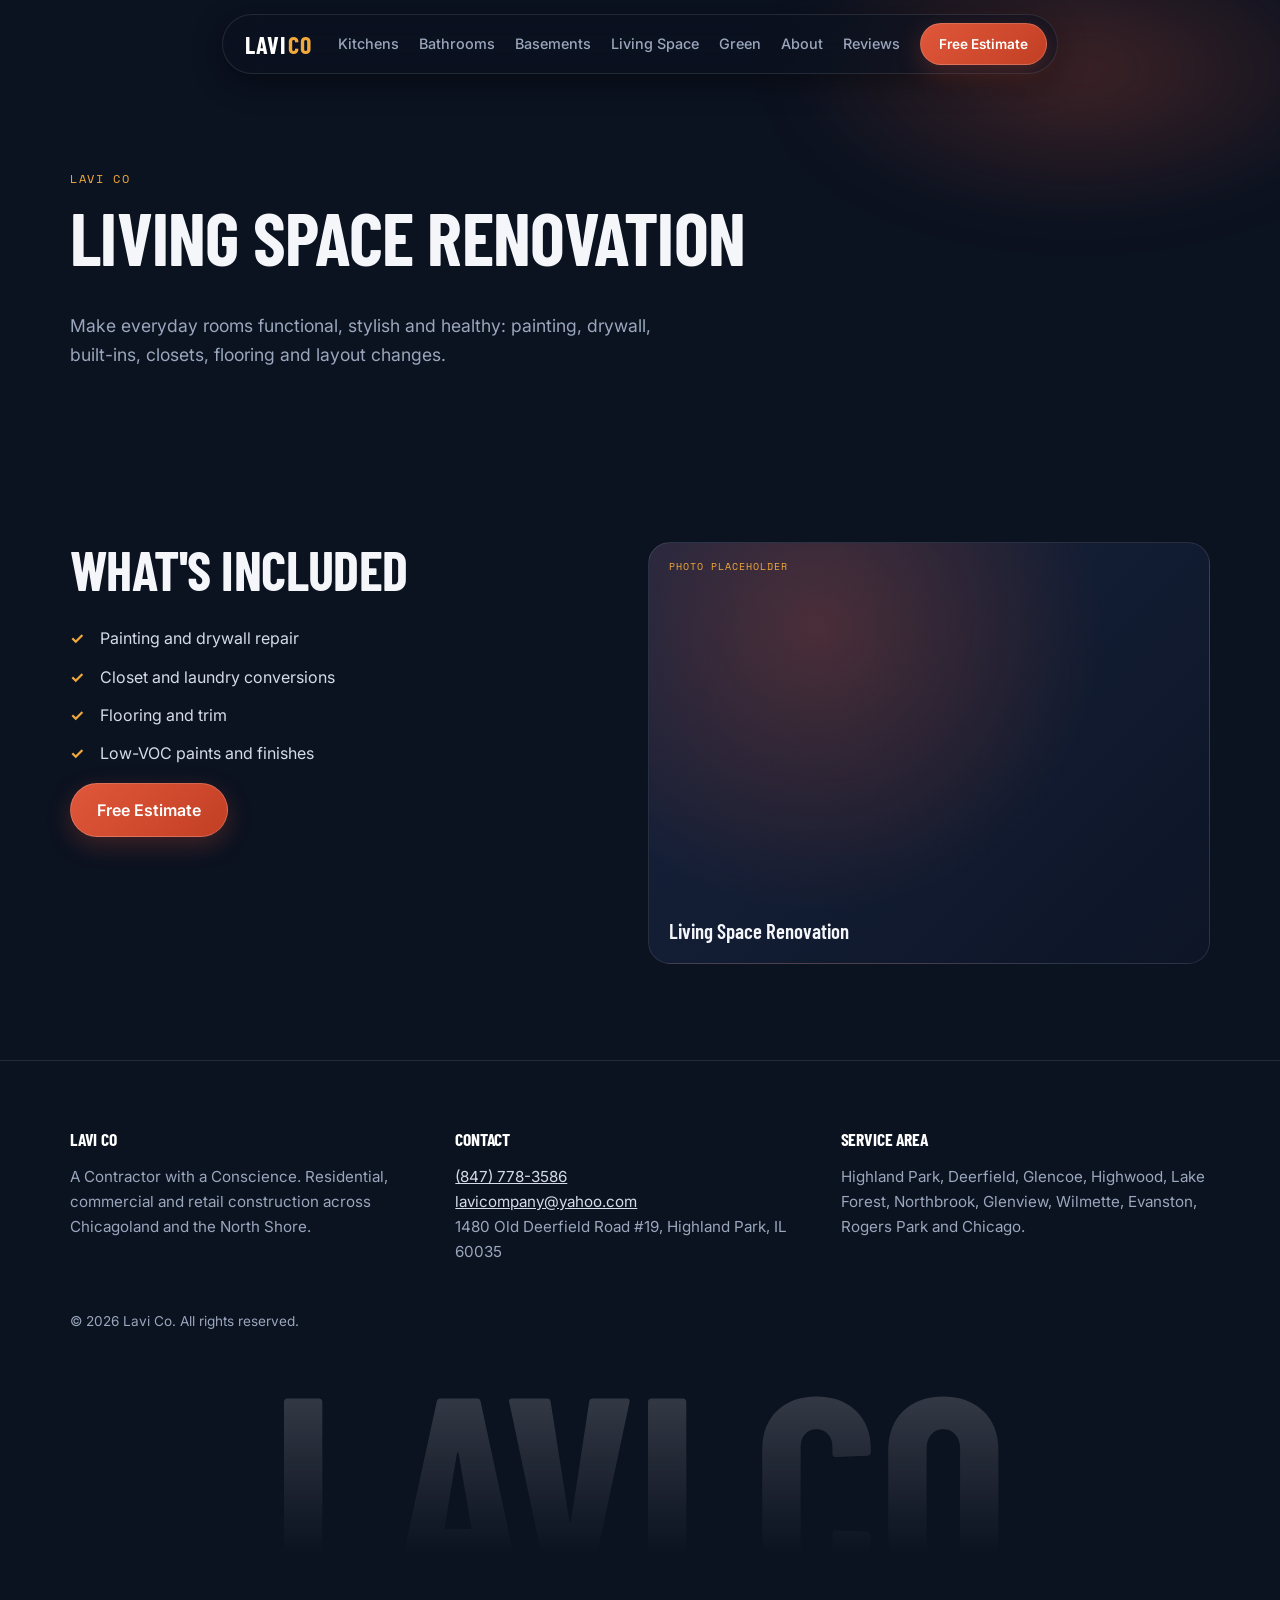
<file: living-space.html>
<!doctype html><html lang="en"><head><meta charset="utf-8"><meta name="viewport" content="width=device-width,initial-scale=1">
<title>Living Space Renovation in Chicago & North Shore | Lavi Co</title><meta name="description" content="Make everyday rooms functional, stylish and healthy: painting, drywall, built-ins, closets, flooring and layout changes.">
<link rel="preconnect" href="https://fonts.googleapis.com"><link href="https://fonts.googleapis.com/css2?family=Barlow+Condensed:wght@600;700&family=Inter:wght@400;500;600&family=Space+Mono&display=swap" rel="stylesheet">
<link rel="stylesheet" href="assets/style.css"><script type="application/ld+json">{"@context": "https://schema.org", "@type": ["GeneralContractor", "LocalBusiness"], "name": "Lavi Co", "url": "https://lavicompany.com/", "telephone": "(847) 778-3586", "email": "lavicompany@yahoo.com", "address": {"@type": "PostalAddress", "streetAddress": "1480 Old Deerfield Road #19", "addressLocality": "Highland Park", "addressRegion": "IL", "postalCode": "60035", "addressCountry": "US"}, "areaServed": ["Highland Park", "Deerfield", "Glencoe", "Highwood", "Lake Forest", "Northbrook", "Glenview", "Wilmette", "Evanston", "Rogers Park", "Chicago"], "slogan": "A Contractor with a Conscience"}</script></head><body>
<header><div class="wrap"><div class="navbox"><a class="logo" href="index.html">Lavi<span>Co</span></a><button class="menu" onclick="document.querySelector('nav').classList.toggle('open')" aria-label="Menu">Menu ☰</button>
<nav><a href="kitchens.html">Kitchens</a><a href="bathrooms.html">Bathrooms</a><a href="basements.html">Basements</a><a href="living-space.html">Living Space</a><a href="green-building.html">Green</a><a href="about.html">About</a><a href="testimonials.html">Reviews</a><a class="btn sm" href="contact.html">Free Estimate</a></nav></div></div></header>
<div class="page-head"><div class="wrap"><span class="eyebrow">Lavi Co</span><h1>Living Space Renovation</h1><p>Make everyday rooms functional, stylish and healthy: painting, drywall, built-ins, closets, flooring and layout changes.</p></div></div><section><div class="wrap grid"><div><h2>What's included</h2><ul class="check"><li>Painting and drywall repair</li><li>Closet and laundry conversions</li><li>Flooring and trim</li><li>Low-VOC paints and finishes</li></ul><a class="btn" href="contact.html">Free Estimate</a></div><div class="tile">Living Space Renovation</div></div></section>
<footer><div class="wrap"><div class="grid"><div><h3>Lavi Co</h3><p>A Contractor with a Conscience. Residential, commercial and retail construction across Chicagoland and the North Shore.</p></div>
<div><h3>Contact</h3><p><a href="tel:+18477783586">(847) 778-3586</a><br><a href="mailto:lavicompany@yahoo.com">lavicompany@yahoo.com</a><br>1480 Old Deerfield Road #19, Highland Park, IL 60035</p></div>
<div><h3>Service Area</h3><p>Highland Park, Deerfield, Glencoe, Highwood, Lake Forest, Northbrook, Glenview, Wilmette, Evanston, Rogers Park and Chicago.</p></div></div><p style="margin-top:30px;font-size:.85rem">© 2026 Lavi Co. All rights reserved.</p><div class="word">Lavi Co</div></div></footer>
<div class="bar"><a href="tel:+18477783586">Call</a><a href="contact.html">Free Estimate</a></div></body></html>
</file>
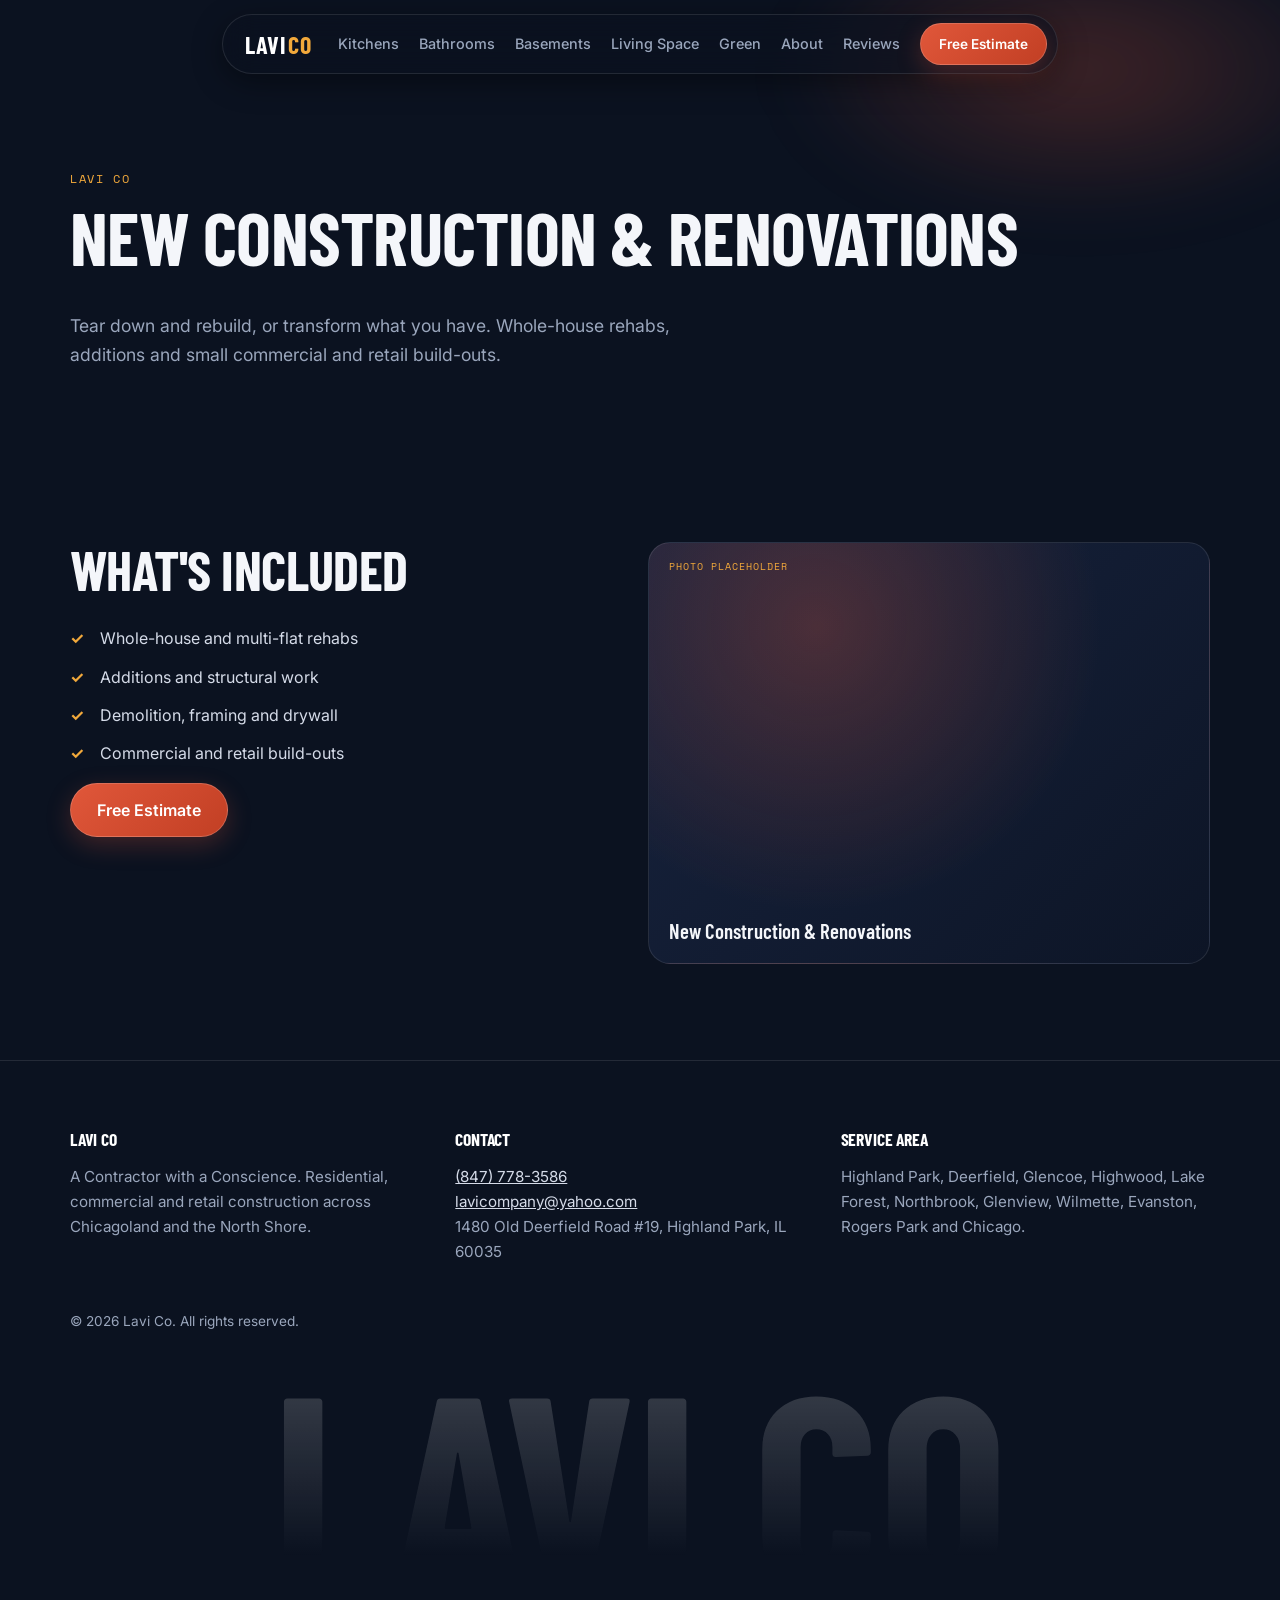
<file: new-construction-and-renovations.html>
<!doctype html><html lang="en"><head><meta charset="utf-8"><meta name="viewport" content="width=device-width,initial-scale=1">
<title>New Construction & Renovations in Chicago & North Shore | Lavi Co</title><meta name="description" content="Tear down and rebuild, or transform what you have. Whole-house rehabs, additions and small commercial and retail build-outs.">
<link rel="preconnect" href="https://fonts.googleapis.com"><link href="https://fonts.googleapis.com/css2?family=Barlow+Condensed:wght@600;700&family=Inter:wght@400;500;600&family=Space+Mono&display=swap" rel="stylesheet">
<link rel="stylesheet" href="assets/style.css"><script type="application/ld+json">{"@context": "https://schema.org", "@type": ["GeneralContractor", "LocalBusiness"], "name": "Lavi Co", "url": "https://lavicompany.com/", "telephone": "(847) 778-3586", "email": "lavicompany@yahoo.com", "address": {"@type": "PostalAddress", "streetAddress": "1480 Old Deerfield Road #19", "addressLocality": "Highland Park", "addressRegion": "IL", "postalCode": "60035", "addressCountry": "US"}, "areaServed": ["Highland Park", "Deerfield", "Glencoe", "Highwood", "Lake Forest", "Northbrook", "Glenview", "Wilmette", "Evanston", "Rogers Park", "Chicago"], "slogan": "A Contractor with a Conscience"}</script></head><body>
<header><div class="wrap"><div class="navbox"><a class="logo" href="index.html">Lavi<span>Co</span></a><button class="menu" onclick="document.querySelector('nav').classList.toggle('open')" aria-label="Menu">Menu ☰</button>
<nav><a href="kitchens.html">Kitchens</a><a href="bathrooms.html">Bathrooms</a><a href="basements.html">Basements</a><a href="living-space.html">Living Space</a><a href="green-building.html">Green</a><a href="about.html">About</a><a href="testimonials.html">Reviews</a><a class="btn sm" href="contact.html">Free Estimate</a></nav></div></div></header>
<div class="page-head"><div class="wrap"><span class="eyebrow">Lavi Co</span><h1>New Construction & Renovations</h1><p>Tear down and rebuild, or transform what you have. Whole-house rehabs, additions and small commercial and retail build-outs.</p></div></div><section><div class="wrap grid"><div><h2>What's included</h2><ul class="check"><li>Whole-house and multi-flat rehabs</li><li>Additions and structural work</li><li>Demolition, framing and drywall</li><li>Commercial and retail build-outs</li></ul><a class="btn" href="contact.html">Free Estimate</a></div><div class="tile">New Construction & Renovations</div></div></section>
<footer><div class="wrap"><div class="grid"><div><h3>Lavi Co</h3><p>A Contractor with a Conscience. Residential, commercial and retail construction across Chicagoland and the North Shore.</p></div>
<div><h3>Contact</h3><p><a href="tel:+18477783586">(847) 778-3586</a><br><a href="mailto:lavicompany@yahoo.com">lavicompany@yahoo.com</a><br>1480 Old Deerfield Road #19, Highland Park, IL 60035</p></div>
<div><h3>Service Area</h3><p>Highland Park, Deerfield, Glencoe, Highwood, Lake Forest, Northbrook, Glenview, Wilmette, Evanston, Rogers Park and Chicago.</p></div></div><p style="margin-top:30px;font-size:.85rem">© 2026 Lavi Co. All rights reserved.</p><div class="word">Lavi Co</div></div></footer>
<div class="bar"><a href="tel:+18477783586">Call</a><a href="contact.html">Free Estimate</a></div></body></html>
</file>
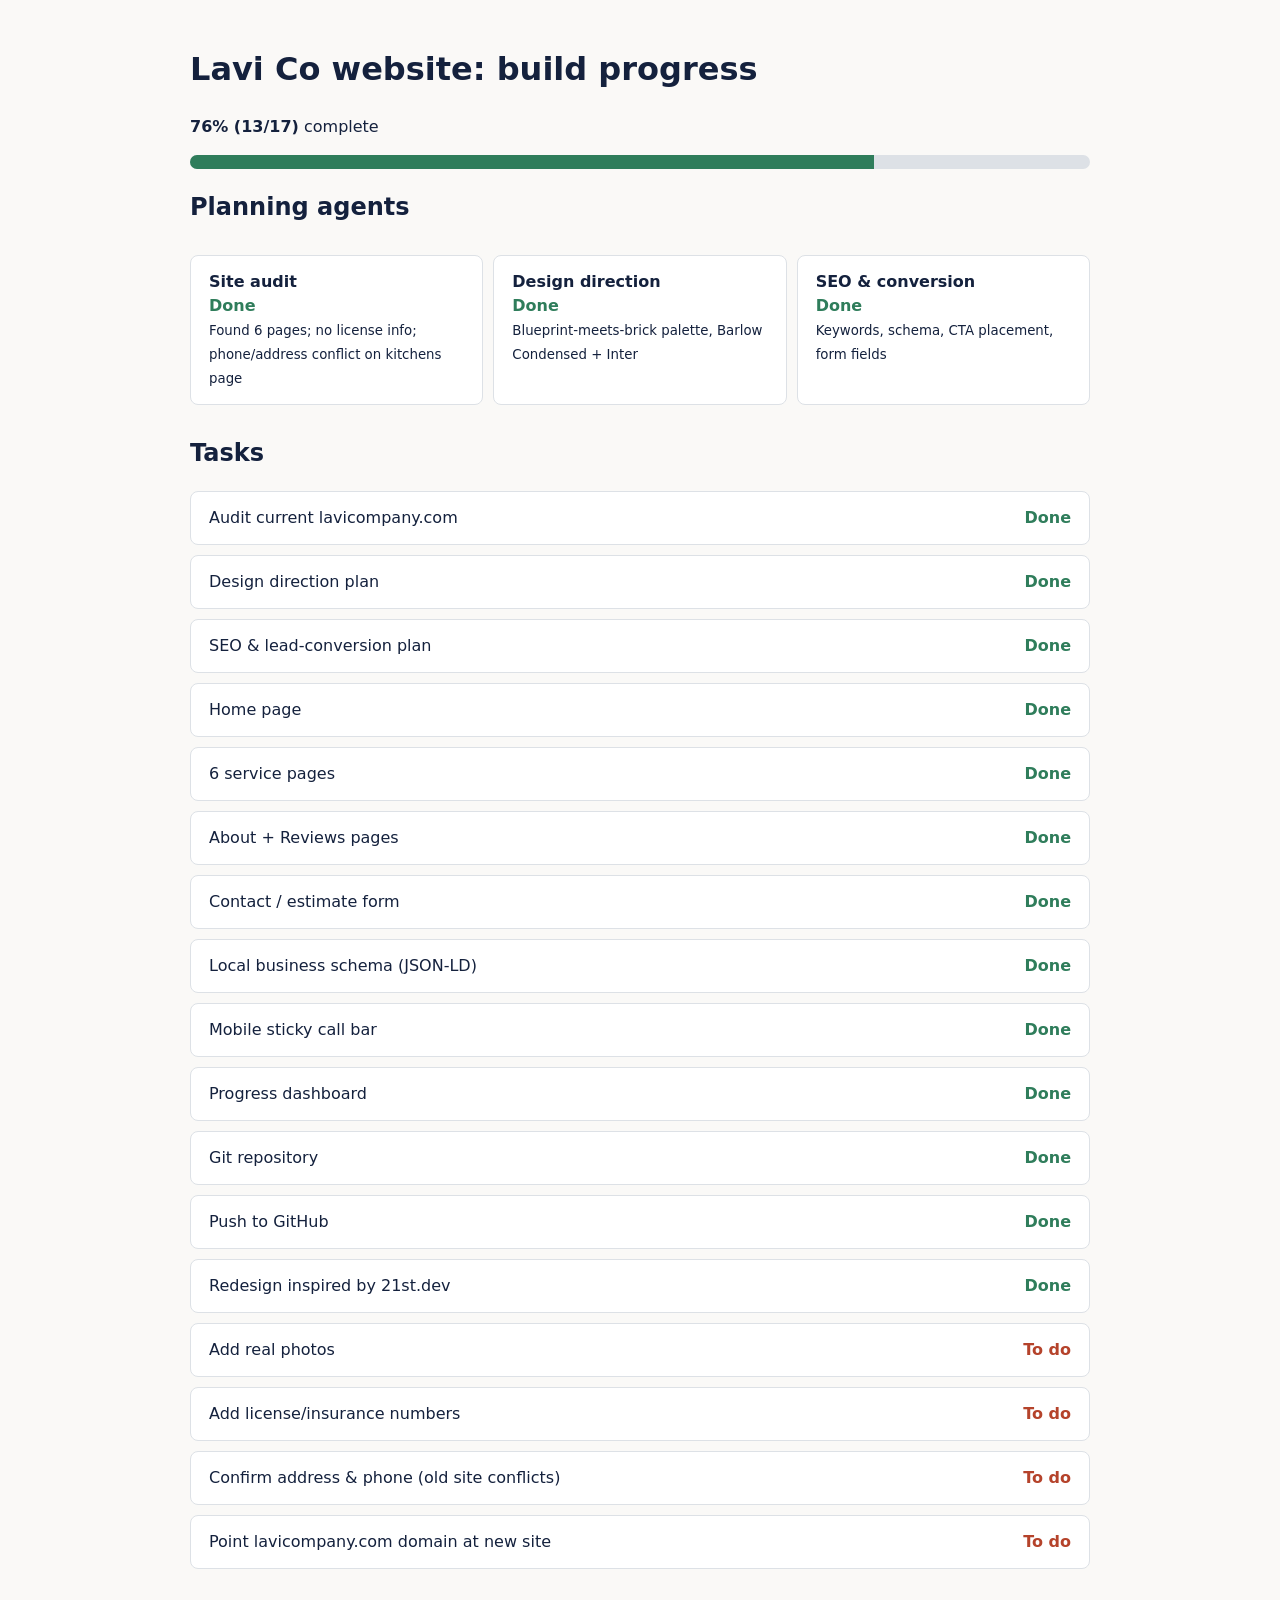
<file: progress.html>
<!doctype html><html lang="en"><head><meta charset="utf-8"><meta name="viewport" content="width=device-width,initial-scale=1"><title>Build Progress | Lavi Co</title>
<style>:root{--bg:#FAF9F7;--fg:#14213D;--card:#fff;--line:#dde1e6;--ok:#2F7D5B;--todo:#B5432B}@media(prefers-color-scheme:dark){:root{--bg:#0f1626;--fg:#e8ecf4;--card:#18223a;--line:#2b3754;--ok:#5fc79b;--todo:#f2a93b}}
body{margin:0;background:var(--bg);color:var(--fg);font:16px/1.5 system-ui,sans-serif;padding:24px}main{max-width:900px;margin:auto}
.bar{height:14px;background:var(--line);border-radius:7px;overflow:hidden}.bar i{display:block;height:100%;background:var(--ok);width:0}
.row{background:var(--card);border:1px solid var(--line);border-radius:8px;padding:14px 18px;margin:10px 0;display:flex;justify-content:space-between;gap:12px}
.done{color:var(--ok);font-weight:600}.todo{color:var(--todo);font-weight:600}.g{display:grid;gap:10px;grid-template-columns:repeat(auto-fit,minmax(200px,1fr))}</style></head><body><main>
<h1>Lavi Co website: build progress</h1><p><b id="pct"></b> complete</p><div class="bar"><i id="f"></i></div>
<h2>Planning agents</h2><div class="g" id="agents"></div><h2>Tasks</h2><div id="tasks"></div>
<script>
const agents=[["Site audit","Done","Found 6 pages; no license info; phone/address conflict on kitchens page"],["Design direction","Done","Blueprint-meets-brick palette, Barlow Condensed + Inter"],["SEO & conversion","Done","Keywords, schema, CTA placement, form fields"]];
const tasks=[["Audit current lavicompany.com",1],["Design direction plan",1],["SEO & lead-conversion plan",1],["Home page",1],["6 service pages",1],["About + Reviews pages",1],["Contact / estimate form",1],["Local business schema (JSON-LD)",1],["Mobile sticky call bar",1],["Progress dashboard",1],["Git repository",1],["Push to GitHub",1],["Redesign inspired by 21st.dev",1],["Add real photos",0],["Add license/insurance numbers",0],["Confirm address & phone (old site conflicts)",0],["Point lavicompany.com domain at new site",0]];
const d=tasks.filter(t=>t[1]).length,p=Math.round(d/tasks.length*100);
pct.textContent=p+"% ("+d+"/"+tasks.length+")";f.style.width=p+"%";
</script><script>
document.getElementById("agents").innerHTML=agents.map(a=>`<div class="row" style="display:block"><b>${a[0]}</b><br><span class="done">${a[1]}</span><br><small>${a[2]}</small></div>`).join("");
document.getElementById("tasks").innerHTML=tasks.map(t=>`<div class="row"><span>${t[0]}</span><span class="${t[1]?'done':'todo'}">${t[1]?'Done':'To do'}</span></div>`).join("");
</script></main></body></html>
</file>
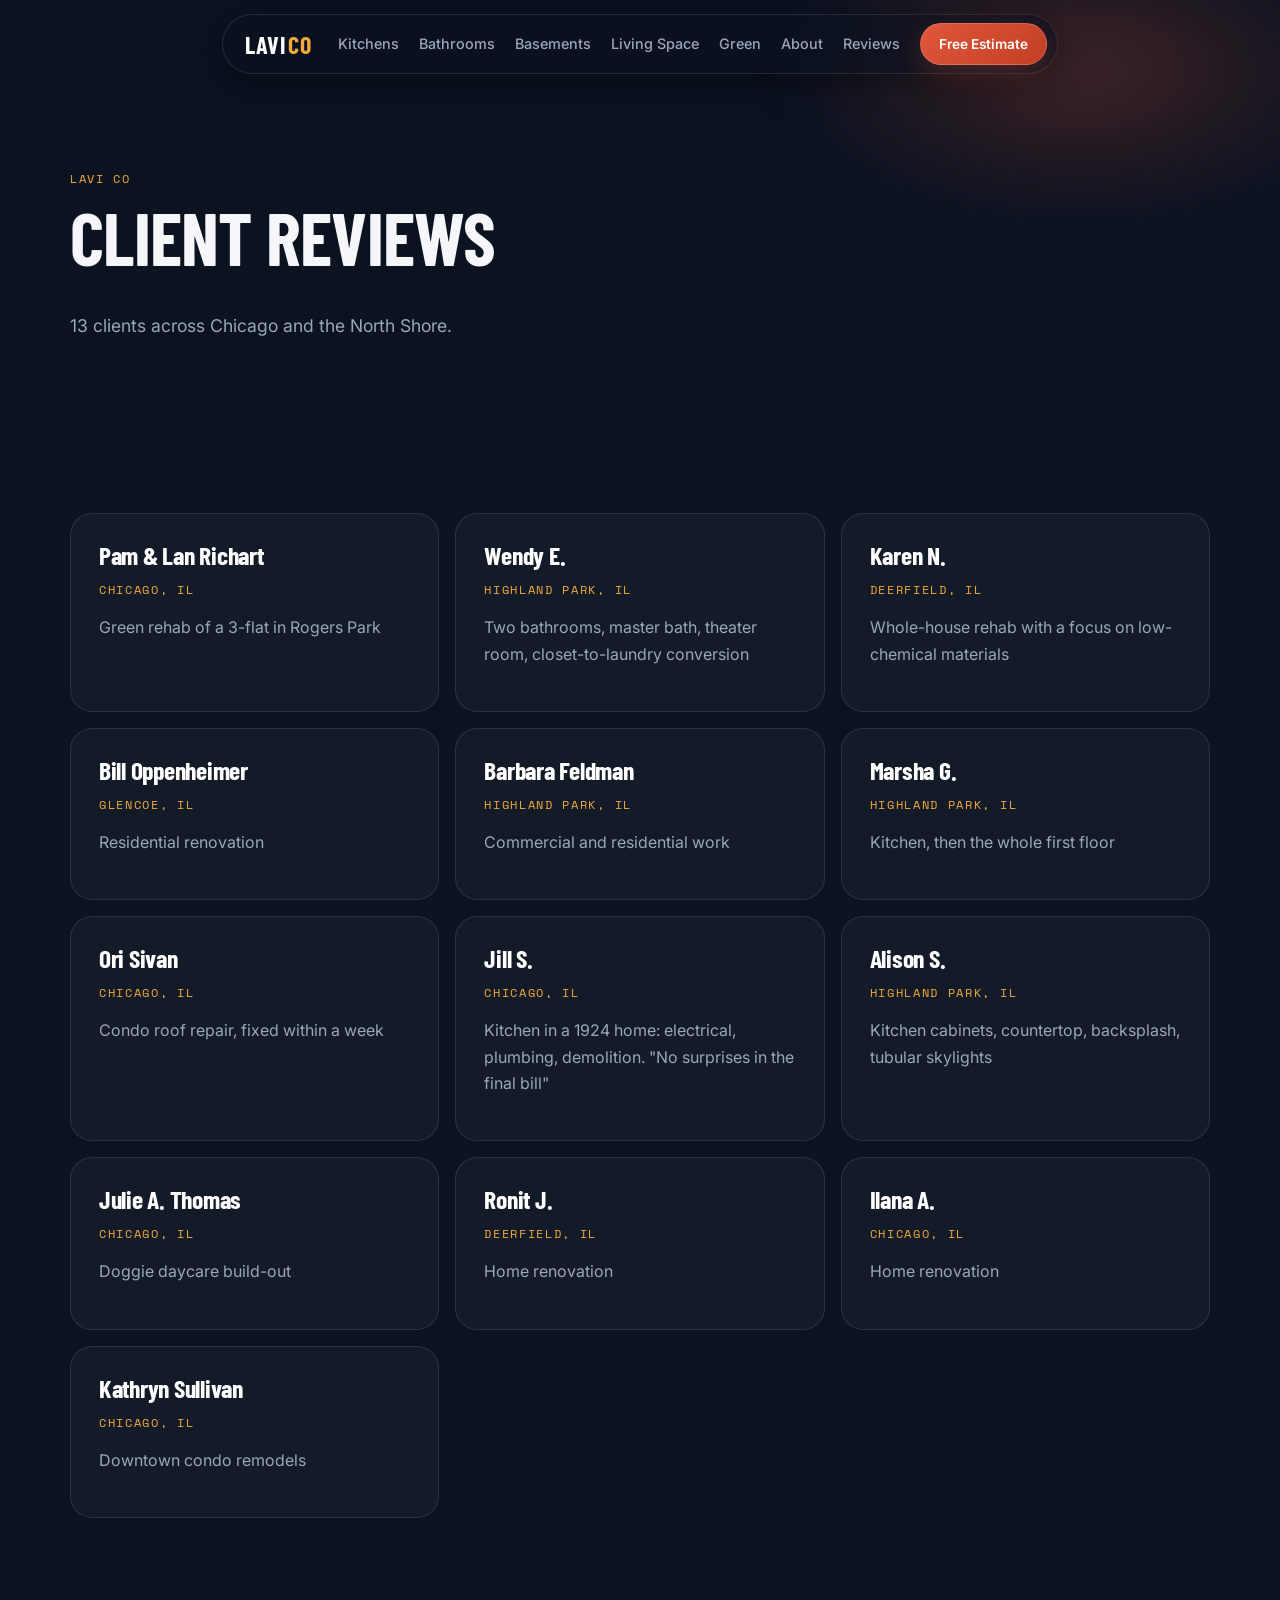
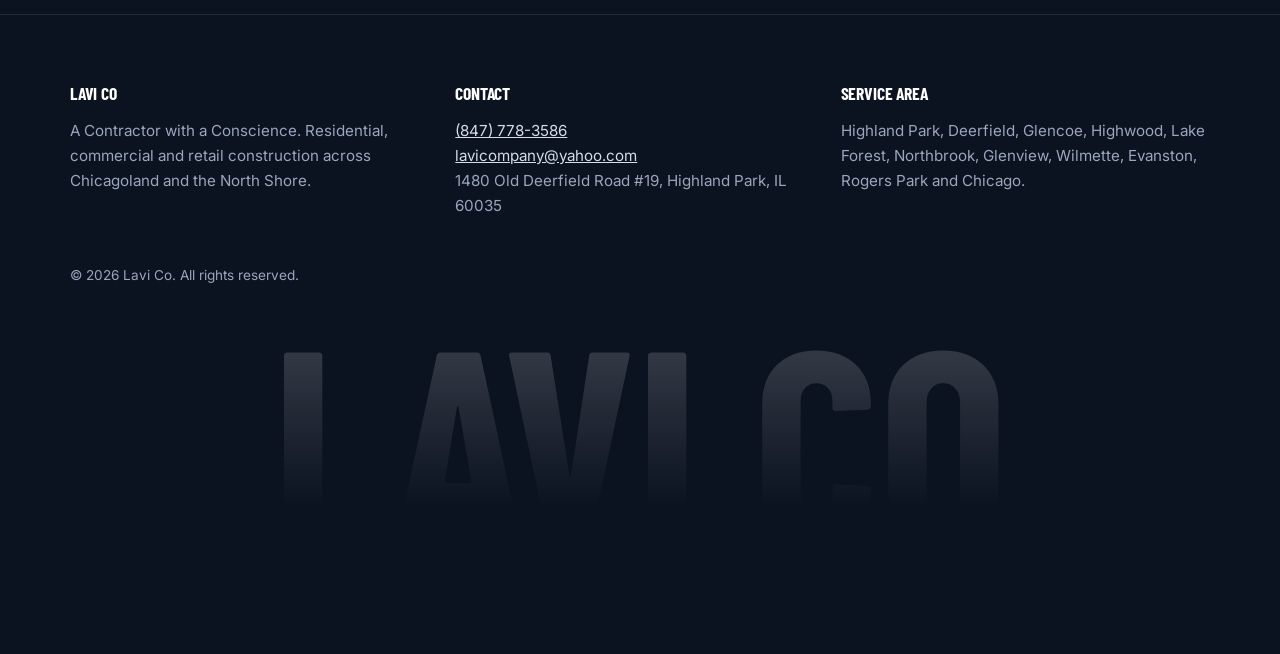
<file: testimonials.html>
<!doctype html><html lang="en"><head><meta charset="utf-8"><meta name="viewport" content="width=device-width,initial-scale=1">
<title>Client Reviews | Lavi Co</title><meta name="description" content="Read what Chicago and North Shore homeowners say about working with Lavi Co.">
<link rel="preconnect" href="https://fonts.googleapis.com"><link href="https://fonts.googleapis.com/css2?family=Barlow+Condensed:wght@600;700&family=Inter:wght@400;500;600&family=Space+Mono&display=swap" rel="stylesheet">
<link rel="stylesheet" href="assets/style.css"><script type="application/ld+json">{"@context": "https://schema.org", "@type": ["GeneralContractor", "LocalBusiness"], "name": "Lavi Co", "url": "https://lavicompany.com/", "telephone": "(847) 778-3586", "email": "lavicompany@yahoo.com", "address": {"@type": "PostalAddress", "streetAddress": "1480 Old Deerfield Road #19", "addressLocality": "Highland Park", "addressRegion": "IL", "postalCode": "60035", "addressCountry": "US"}, "areaServed": ["Highland Park", "Deerfield", "Glencoe", "Highwood", "Lake Forest", "Northbrook", "Glenview", "Wilmette", "Evanston", "Rogers Park", "Chicago"], "slogan": "A Contractor with a Conscience"}</script></head><body>
<header><div class="wrap"><div class="navbox"><a class="logo" href="index.html">Lavi<span>Co</span></a><button class="menu" onclick="document.querySelector('nav').classList.toggle('open')" aria-label="Menu">Menu ☰</button>
<nav><a href="kitchens.html">Kitchens</a><a href="bathrooms.html">Bathrooms</a><a href="basements.html">Basements</a><a href="living-space.html">Living Space</a><a href="green-building.html">Green</a><a href="about.html">About</a><a href="testimonials.html">Reviews</a><a class="btn sm" href="contact.html">Free Estimate</a></nav></div></div></header>
<div class="page-head"><div class="wrap"><span class="eyebrow">Lavi Co</span><h1>Client Reviews</h1><p>13 clients across Chicago and the North Shore.</p></div></div><section><div class="wrap grid"><div class="card"><h3>Pam & Lan Richart</h3><span class="eyebrow">Chicago, IL</span><p>Green rehab of a 3-flat in Rogers Park</p></div><div class="card"><h3>Wendy E.</h3><span class="eyebrow">Highland Park, IL</span><p>Two bathrooms, master bath, theater room, closet-to-laundry conversion</p></div><div class="card"><h3>Karen N.</h3><span class="eyebrow">Deerfield, IL</span><p>Whole-house rehab with a focus on low-chemical materials</p></div><div class="card"><h3>Bill Oppenheimer</h3><span class="eyebrow">Glencoe, IL</span><p>Residential renovation</p></div><div class="card"><h3>Barbara Feldman</h3><span class="eyebrow">Highland Park, IL</span><p>Commercial and residential work</p></div><div class="card"><h3>Marsha G.</h3><span class="eyebrow">Highland Park, IL</span><p>Kitchen, then the whole first floor</p></div><div class="card"><h3>Ori Sivan</h3><span class="eyebrow">Chicago, IL</span><p>Condo roof repair, fixed within a week</p></div><div class="card"><h3>Jill S.</h3><span class="eyebrow">Chicago, IL</span><p>Kitchen in a 1924 home: electrical, plumbing, demolition. "No surprises in the final bill"</p></div><div class="card"><h3>Alison S.</h3><span class="eyebrow">Highland Park, IL</span><p>Kitchen cabinets, countertop, backsplash, tubular skylights</p></div><div class="card"><h3>Julie A. Thomas</h3><span class="eyebrow">Chicago, IL</span><p>Doggie daycare build-out</p></div><div class="card"><h3>Ronit J.</h3><span class="eyebrow">Deerfield, IL</span><p>Home renovation</p></div><div class="card"><h3>Ilana A.</h3><span class="eyebrow">Chicago, IL</span><p>Home renovation</p></div><div class="card"><h3>Kathryn Sullivan</h3><span class="eyebrow">Chicago, IL</span><p>Downtown condo remodels</p></div></div></section>
<footer><div class="wrap"><div class="grid"><div><h3>Lavi Co</h3><p>A Contractor with a Conscience. Residential, commercial and retail construction across Chicagoland and the North Shore.</p></div>
<div><h3>Contact</h3><p><a href="tel:+18477783586">(847) 778-3586</a><br><a href="mailto:lavicompany@yahoo.com">lavicompany@yahoo.com</a><br>1480 Old Deerfield Road #19, Highland Park, IL 60035</p></div>
<div><h3>Service Area</h3><p>Highland Park, Deerfield, Glencoe, Highwood, Lake Forest, Northbrook, Glenview, Wilmette, Evanston, Rogers Park and Chicago.</p></div></div><p style="margin-top:30px;font-size:.85rem">© 2026 Lavi Co. All rights reserved.</p><div class="word">Lavi Co</div></div></footer>
<div class="bar"><a href="tel:+18477783586">Call</a><a href="contact.html">Free Estimate</a></div></body></html>
</file>
<file: assets/style.css>
:root{--bg:#0B1220;--bg2:#101a2e;--ink:#F4F6FA;--mut:#9AA6BC;--line:rgba(255,255,255,.1);--brick:#E0573A;--amber:#F2A93B;--card:rgba(255,255,255,.04)}
*{box-sizing:border-box}html{scroll-behavior:smooth}
body{margin:0;font:400 1rem/1.65 Inter,system-ui,sans-serif;color:var(--ink);background:var(--bg);-webkit-font-smoothing:antialiased}
h1,h2,h3{font-family:"Barlow Condensed",Impact,sans-serif;line-height:1.02;margin:0 0 .5em;letter-spacing:-.01em}
h1{font-size:clamp(2.8rem,8vw,6rem);text-transform:uppercase;font-weight:700}h2{font-size:clamp(2rem,5vw,3.4rem);text-transform:uppercase}h3{font-size:1.6rem}
p{color:var(--mut)}a{color:var(--amber)}
.wrap{max-width:1180px;margin:auto;padding:0 20px}
.grad{background:linear-gradient(90deg,var(--amber),var(--brick));-webkit-background-clip:text;background-clip:text;color:transparent}
.pill{display:inline-flex;gap:8px;align-items:center;border:1px solid var(--line);background:var(--card);padding:6px 14px;border-radius:99px;font-size:.8rem;color:var(--mut);backdrop-filter:blur(8px)}
.pill:before{content:"";width:7px;height:7px;border-radius:50%;background:var(--amber);box-shadow:0 0 10px var(--amber)}
header{position:fixed;top:14px;left:0;right:0;z-index:50;pointer-events:none}
header .wrap{display:flex;justify-content:center}
.navbox{pointer-events:auto;display:flex;align-items:center;gap:26px;padding:8px 10px 8px 22px;border:1px solid var(--line);border-radius:99px;background:rgba(11,18,32,.65);backdrop-filter:blur(16px);box-shadow:0 8px 30px #0006;max-width:100%}
.logo{font:700 1.5rem "Barlow Condensed";color:#fff;text-decoration:none;text-transform:uppercase;letter-spacing:.05em}.logo span{color:var(--amber)}
nav{display:flex;gap:20px;align-items:center}nav a{color:var(--mut);text-decoration:none;font-size:.9rem;font-weight:500;transition:.2s}nav a:hover{color:#fff}
.menu{display:none;background:none;border:0;color:#fff;font-size:1rem;cursor:pointer}
.btn{display:inline-block;background:linear-gradient(135deg,var(--brick),#c23f24);color:#fff!important;padding:13px 26px;border-radius:99px;font-weight:600;text-decoration:none;border:1px solid #ffffff30;box-shadow:0 0 0 0 #E0573A00,0 8px 24px #E0573A40;transition:.25s}
.btn:hover{transform:translateY(-2px);box-shadow:0 10px 34px #E0573A70}.btn.sm{padding:9px 18px;font-size:.85rem}
.btn.ghost{background:var(--card);box-shadow:none;border-color:var(--line);backdrop-filter:blur(8px)}.btn.ghost:hover{background:#ffffff14}
.hero{position:relative;padding:190px 0 120px;overflow:hidden;text-align:center}
.hero:before{content:"";position:absolute;inset:0;background-image:linear-gradient(var(--line) 1px,transparent 1px),linear-gradient(90deg,var(--line) 1px,transparent 1px);background-size:56px 56px;-webkit-mask-image:radial-gradient(ellipse 70% 60% at 50% 30%,#000 30%,transparent 80%);mask-image:radial-gradient(ellipse 70% 60% at 50% 30%,#000 30%,transparent 80%)}
.hero:after{content:"";position:absolute;width:700px;height:420px;left:50%;top:-120px;transform:translateX(-50%);background:radial-gradient(closest-side,#E0573A55,#F2A93B22 55%,transparent);filter:blur(40px)}
.hero .wrap{position:relative;z-index:1}.hero h1{max-width:900px;margin:22px auto}.hero p.lead{max-width:600px;margin:0 auto;font-size:1.15rem}
.cta{display:flex;gap:12px;flex-wrap:wrap;justify-content:center;margin-top:34px}
.stats{display:grid;grid-template-columns:repeat(auto-fit,minmax(150px,1fr));gap:1px;margin-top:70px;border:1px solid var(--line);border-radius:20px;overflow:hidden;background:var(--line)}
.stats div{background:var(--bg2);padding:22px}.stats b{display:block;font:700 2.2rem "Barlow Condensed";color:#fff}.stats span{color:var(--mut);font-size:.85rem}
section{padding:96px 0;position:relative}.head{max-width:640px;margin-bottom:44px}
.eyebrow{font:500 .75rem "Space Mono",monospace;letter-spacing:.14em;text-transform:uppercase;color:var(--amber);display:block;margin-bottom:12px}
.bento{display:grid;gap:16px;grid-template-columns:repeat(6,1fr)}
.cell{grid-column:span 2;position:relative;border:1px solid var(--line);border-radius:22px;padding:30px;background:linear-gradient(180deg,#ffffff0a,#ffffff03);overflow:hidden;transition:.3s;text-decoration:none;color:inherit;display:block;min-height:230px}
.cell:before{content:"";position:absolute;width:260px;height:260px;right:-90px;top:-90px;background:radial-gradient(closest-side,#F2A93B30,transparent);opacity:0;transition:.4s}
.cell:hover{transform:translateY(-4px);border-color:#F2A93B66}.cell:hover:before{opacity:1}
.cell.w{grid-column:span 3}.cell.big{grid-column:span 4}.cell h3{color:#fff}.cell p{margin:0}
.ico{width:46px;height:46px;border-radius:14px;border:1px solid var(--line);background:var(--card);display:grid;place-items:center;font-size:1.4rem;margin-bottom:46px}
.arrow{position:absolute;right:26px;bottom:24px;color:var(--amber)}
.steps{display:grid;gap:16px;grid-template-columns:repeat(auto-fit,minmax(230px,1fr));counter-reset:s}
.step{border:1px solid var(--line);border-radius:22px;padding:28px;background:var(--card)}.step:before{counter-increment:s;content:"0" counter(s);font:700 3rem "Barlow Condensed";background:linear-gradient(var(--amber),transparent);-webkit-background-clip:text;background-clip:text;color:transparent;display:block}
.tile{aspect-ratio:4/3;border-radius:22px;border:1px solid var(--line);background:radial-gradient(circle at 30% 20%,#E0573A44,transparent 55%),linear-gradient(135deg,#17233e,#0d1526);display:flex;align-items:flex-end;padding:20px;font:600 1.3rem "Barlow Condensed";position:relative;overflow:hidden}
.tile:before{content:"PHOTO PLACEHOLDER";position:absolute;top:16px;left:20px;font:.62rem "Space Mono";color:var(--amber);letter-spacing:.1em}
.grid{display:grid;gap:16px;grid-template-columns:repeat(auto-fit,minmax(280px,1fr))}
.marq{overflow:hidden;-webkit-mask-image:linear-gradient(90deg,transparent,#000 10%,#000 90%,transparent);mask-image:linear-gradient(90deg,transparent,#000 10%,#000 90%,transparent)}
.track{display:flex;gap:16px;width:max-content;animation:m 60s linear infinite}.marq:hover .track{animation-play-state:paused}
@keyframes m{to{transform:translateX(-50%)}}
.rev{width:320px;flex:none;border:1px solid var(--line);border-radius:22px;padding:24px;background:var(--card)}.rev b{display:block;color:#fff}.rev small{color:var(--amber)}.rev p{margin:10px 0 0;font-size:.92rem}
.card{border:1px solid var(--line);border-radius:22px;padding:28px;background:var(--card)}.card h3{color:#fff}
.page-head{padding:170px 0 60px;position:relative;overflow:hidden}.page-head:after{content:"";position:absolute;width:600px;height:300px;right:-100px;top:-80px;background:radial-gradient(closest-side,#E0573A40,transparent);filter:blur(30px)}
.page-head .wrap{position:relative;z-index:1}.page-head h1{font-size:clamp(2.6rem,6vw,4.6rem)}.page-head p{max-width:620px;font-size:1.1rem}
ul.check{list-style:none;padding:0}ul.check li{padding-left:30px;position:relative;margin:12px 0;color:#d5dbe8}ul.check li:before{content:"✓";position:absolute;left:0;color:var(--amber);font-weight:700}
form{display:grid;gap:14px}label{font-weight:600;font-size:.85rem;color:#d5dbe8;display:block;margin-bottom:6px}
input,select,textarea{width:100%;padding:14px;border:1px solid var(--line);border-radius:14px;font:inherit;background:var(--card);color:#fff}input:focus,select:focus,textarea:focus{outline:2px solid var(--amber);border-color:transparent}
select option{color:#000}
.cta-box{border:1px solid var(--line);border-radius:28px;padding:64px 24px;text-align:center;background:radial-gradient(ellipse at 50% 0,#E0573A33,transparent 65%),var(--bg2)}
footer{position:relative;overflow:hidden;border-top:1px solid var(--line);padding:70px 0 110px}footer h3{font-size:1.1rem;color:#fff;text-transform:uppercase}footer a{color:#d5dbe8}footer p{font-size:.95rem}
footer .word{font:700 clamp(5rem,22vw,17rem)/.8 "Barlow Condensed";text-transform:uppercase;text-align:center;margin-top:40px;background:linear-gradient(180deg,#ffffff30,transparent 85%);-webkit-background-clip:text;background-clip:text;color:transparent;user-select:none}
.bar{display:none}
@media(max-width:860px){.cell,.cell.w,.cell.big{grid-column:span 6}.menu{display:block}nav{display:none;position:absolute;top:62px;left:20px;right:20px;flex-direction:column;align-items:flex-start;padding:22px;border:1px solid var(--line);border-radius:22px;background:rgba(11,18,32,.96);backdrop-filter:blur(16px)}nav.open{display:flex}.navbox{position:relative;width:100%;justify-content:space-between}
.hero{padding:140px 0 80px}section{padding:64px 0}
.bar{display:flex;position:fixed;bottom:12px;left:12px;right:12px;z-index:60;gap:8px}.bar a{flex:1;text-align:center;padding:14px;font-weight:600;color:#fff;text-decoration:none;border-radius:99px;backdrop-filter:blur(14px);border:1px solid var(--line)}.bar a:first-child{background:rgba(20,33,61,.9)}.bar a:last-child{background:var(--brick)}}
@media(prefers-reduced-motion:reduce){html{scroll-behavior:auto}.track{animation:none}}
</file>
